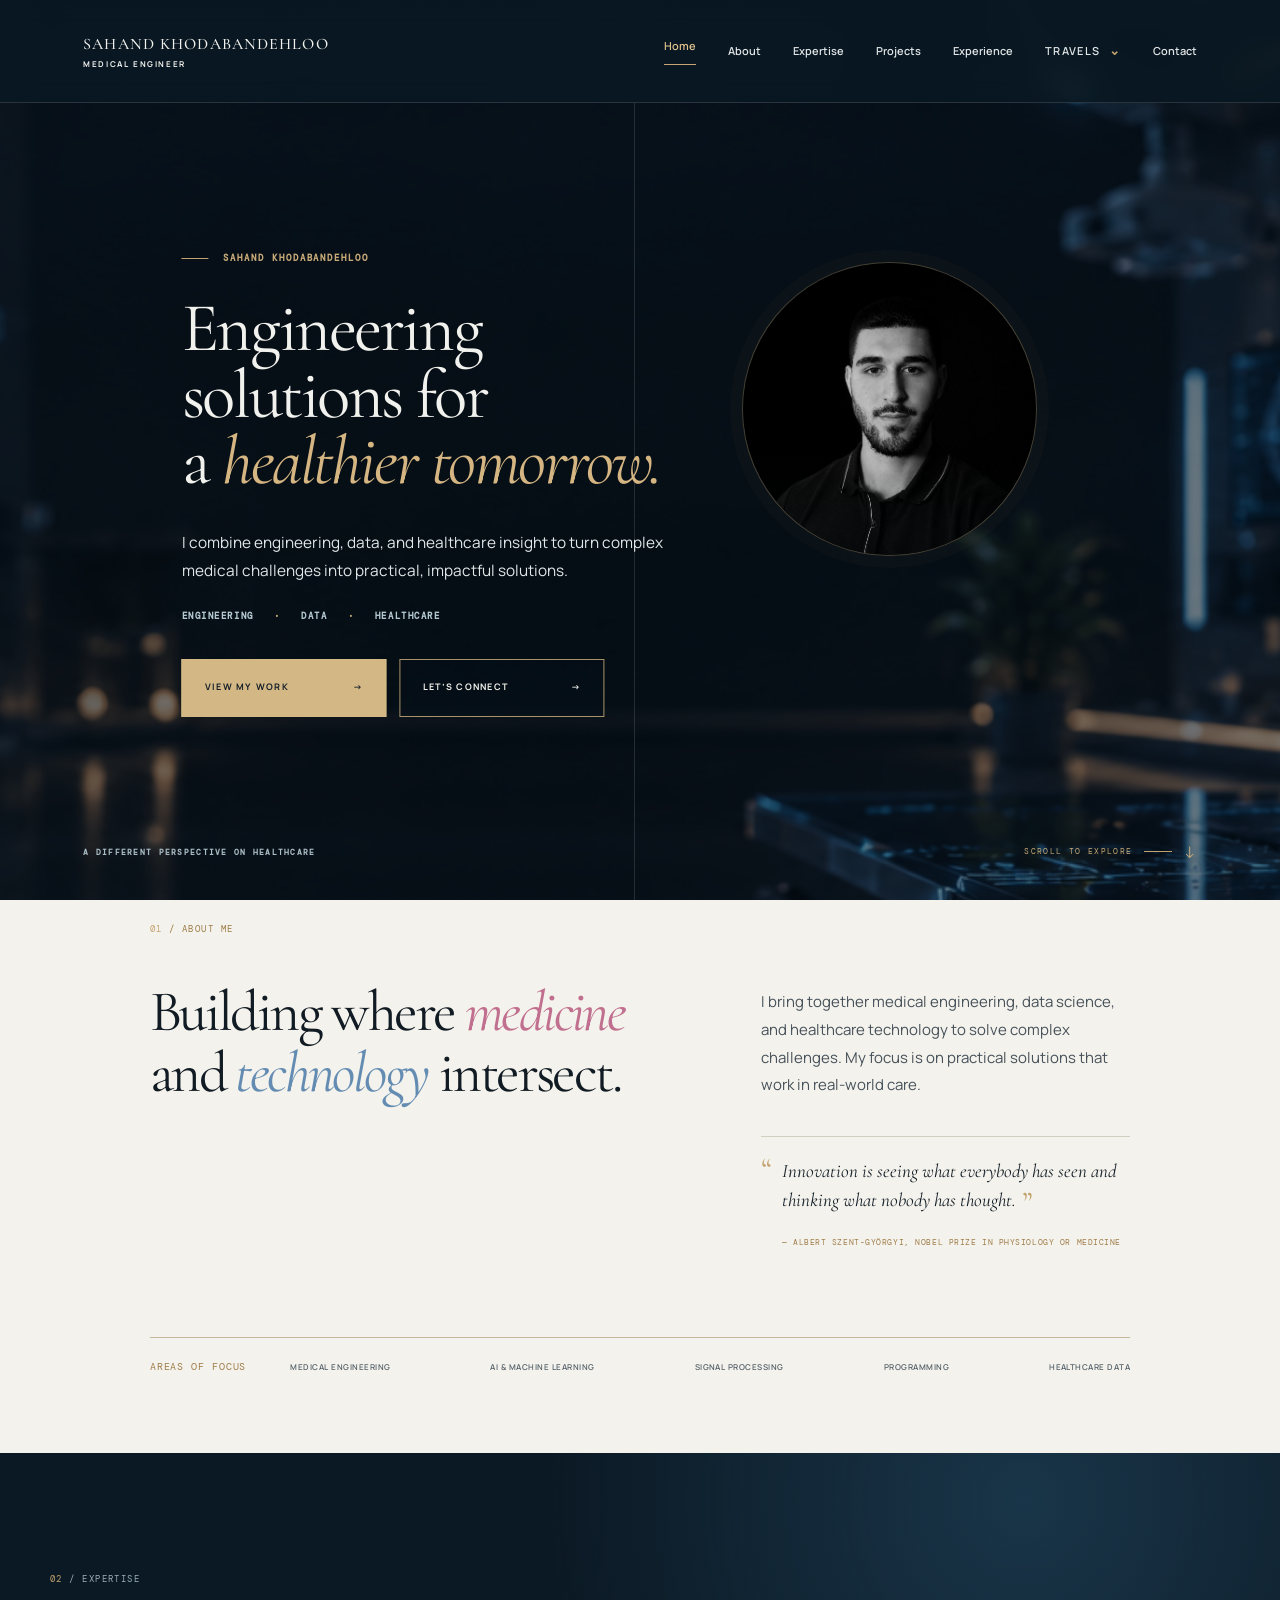
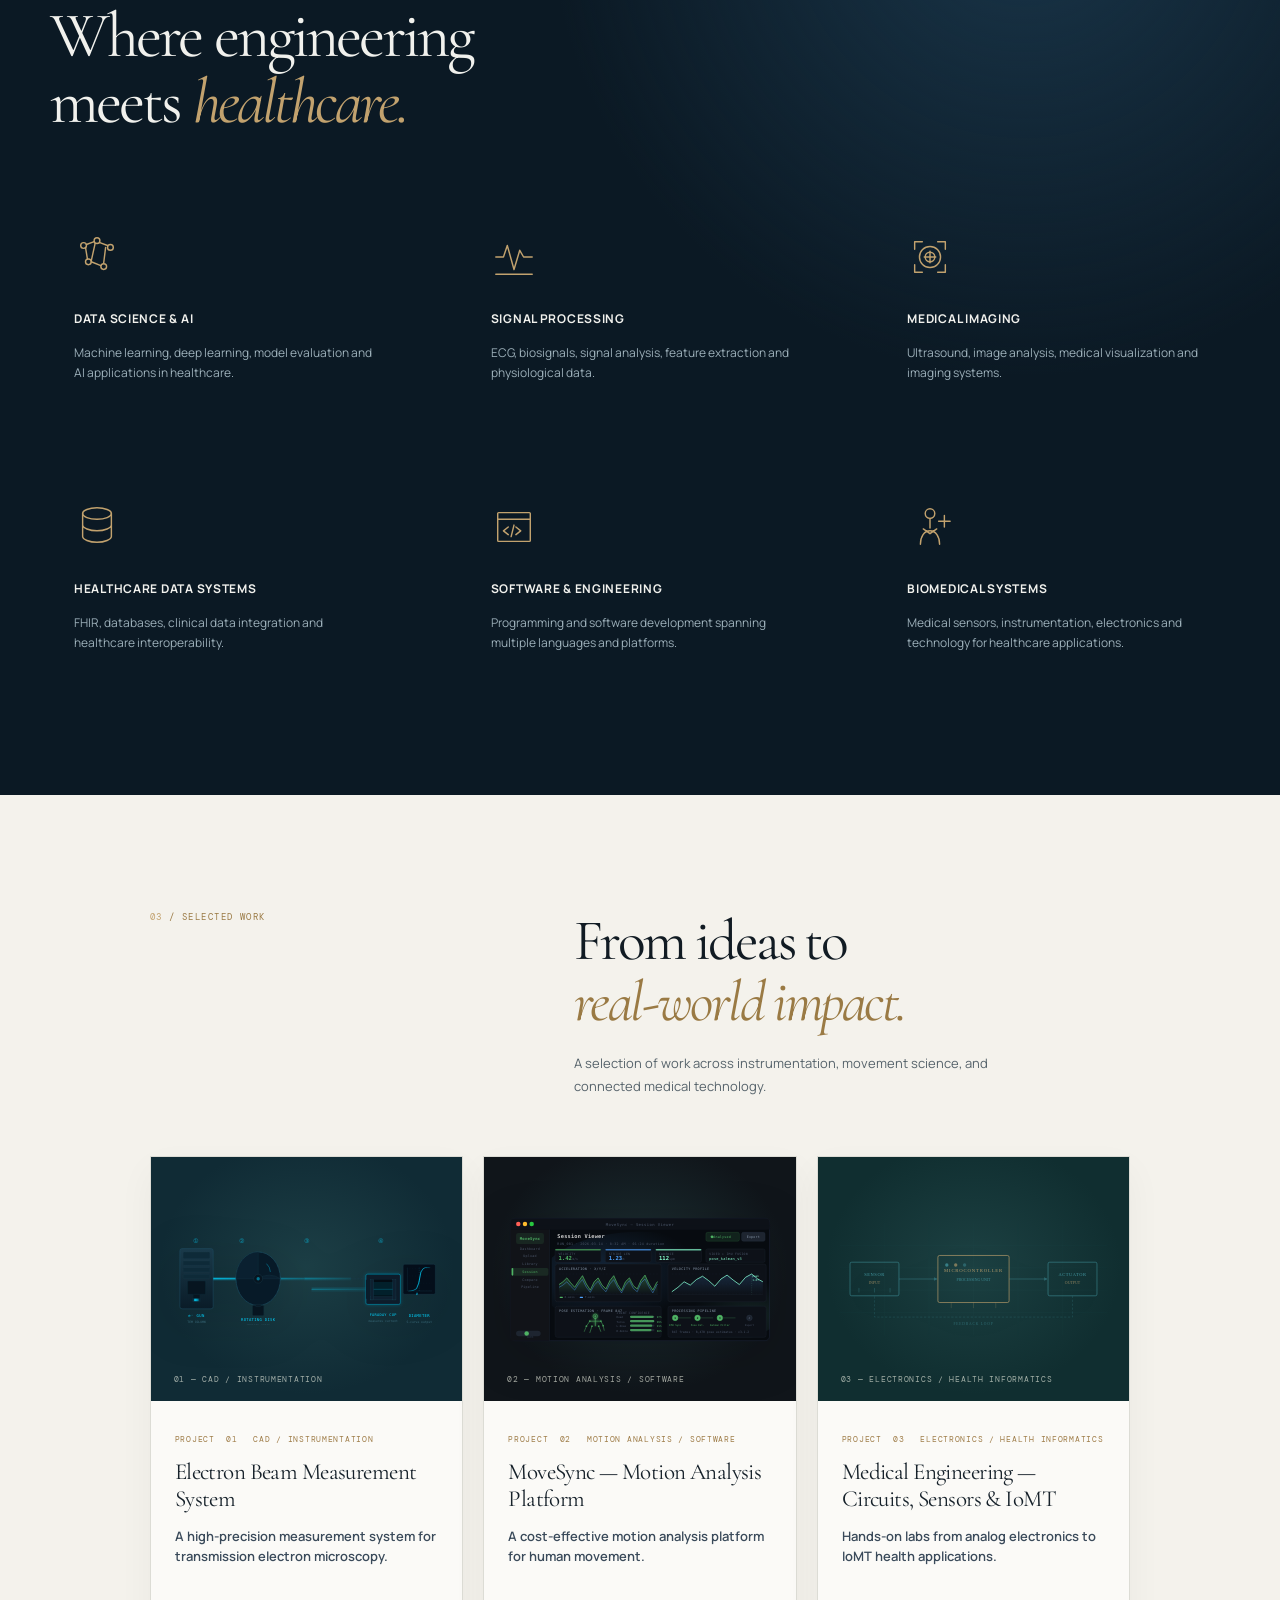
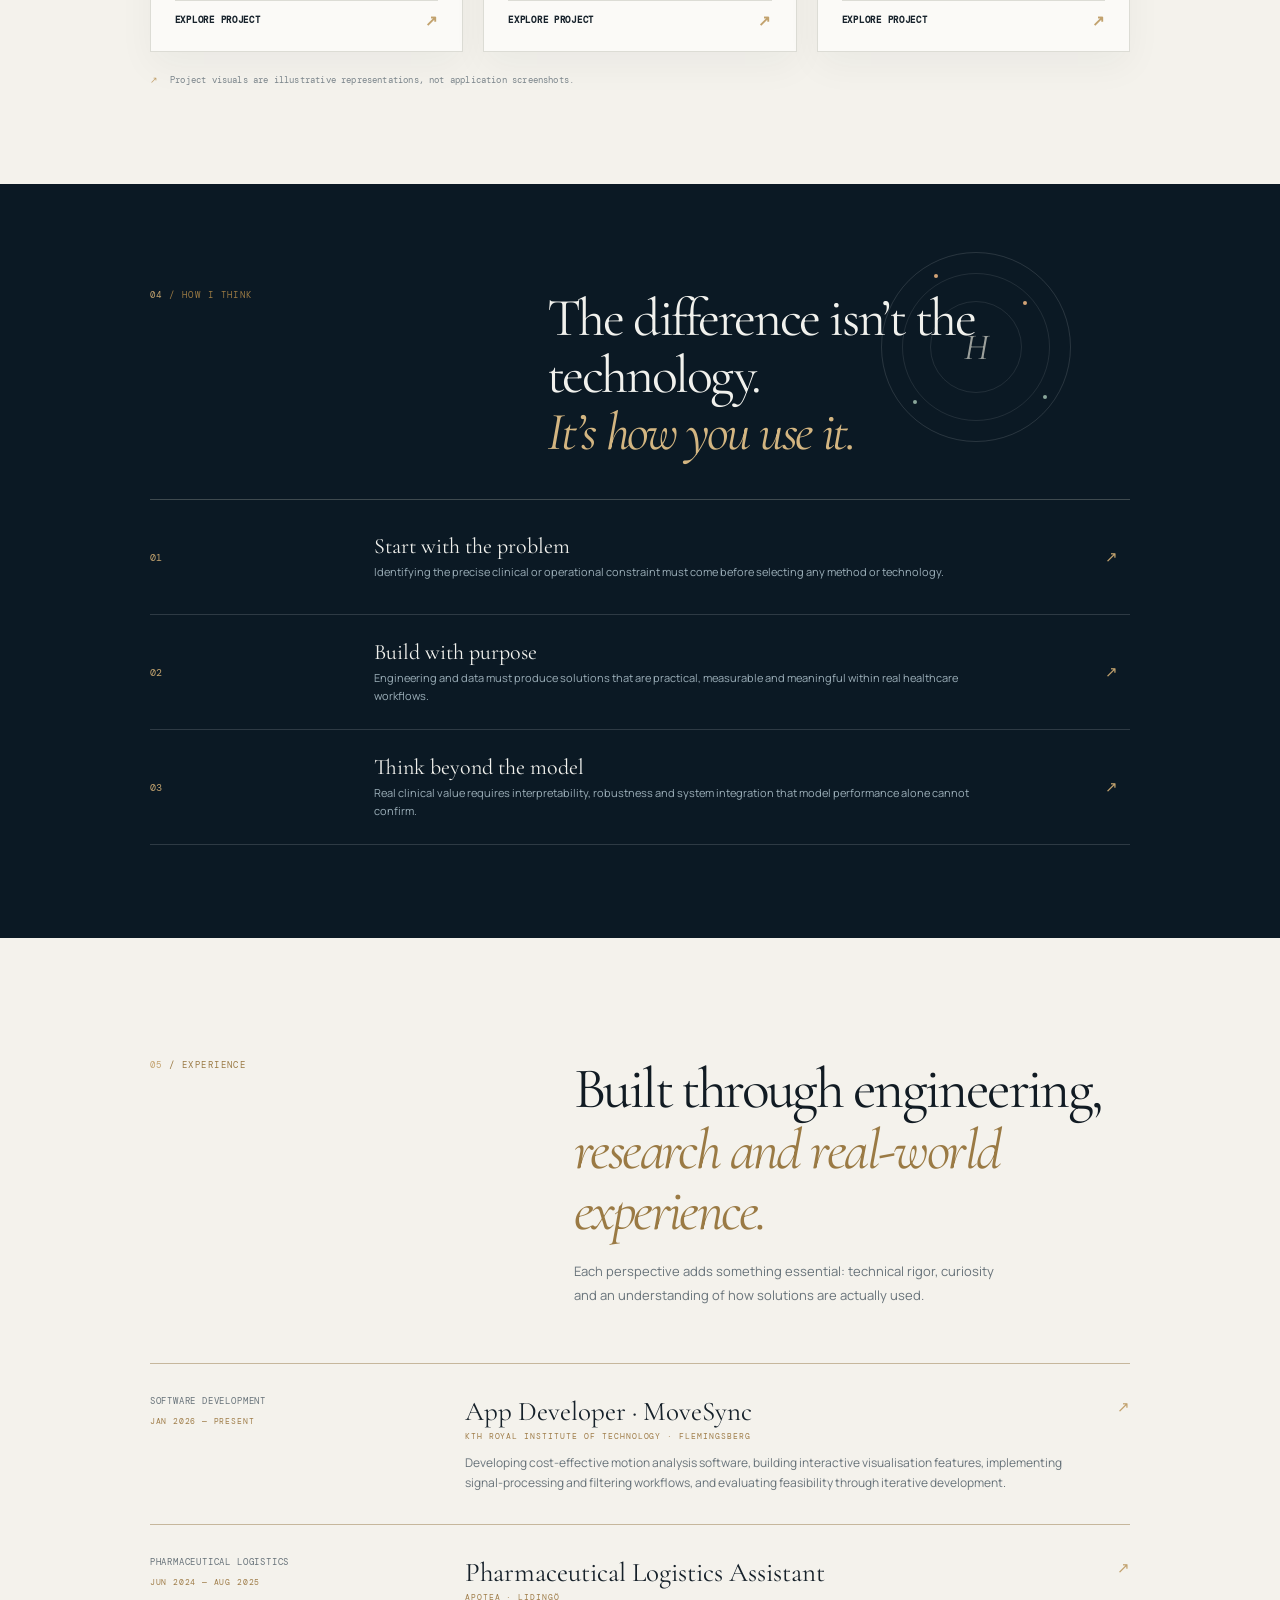
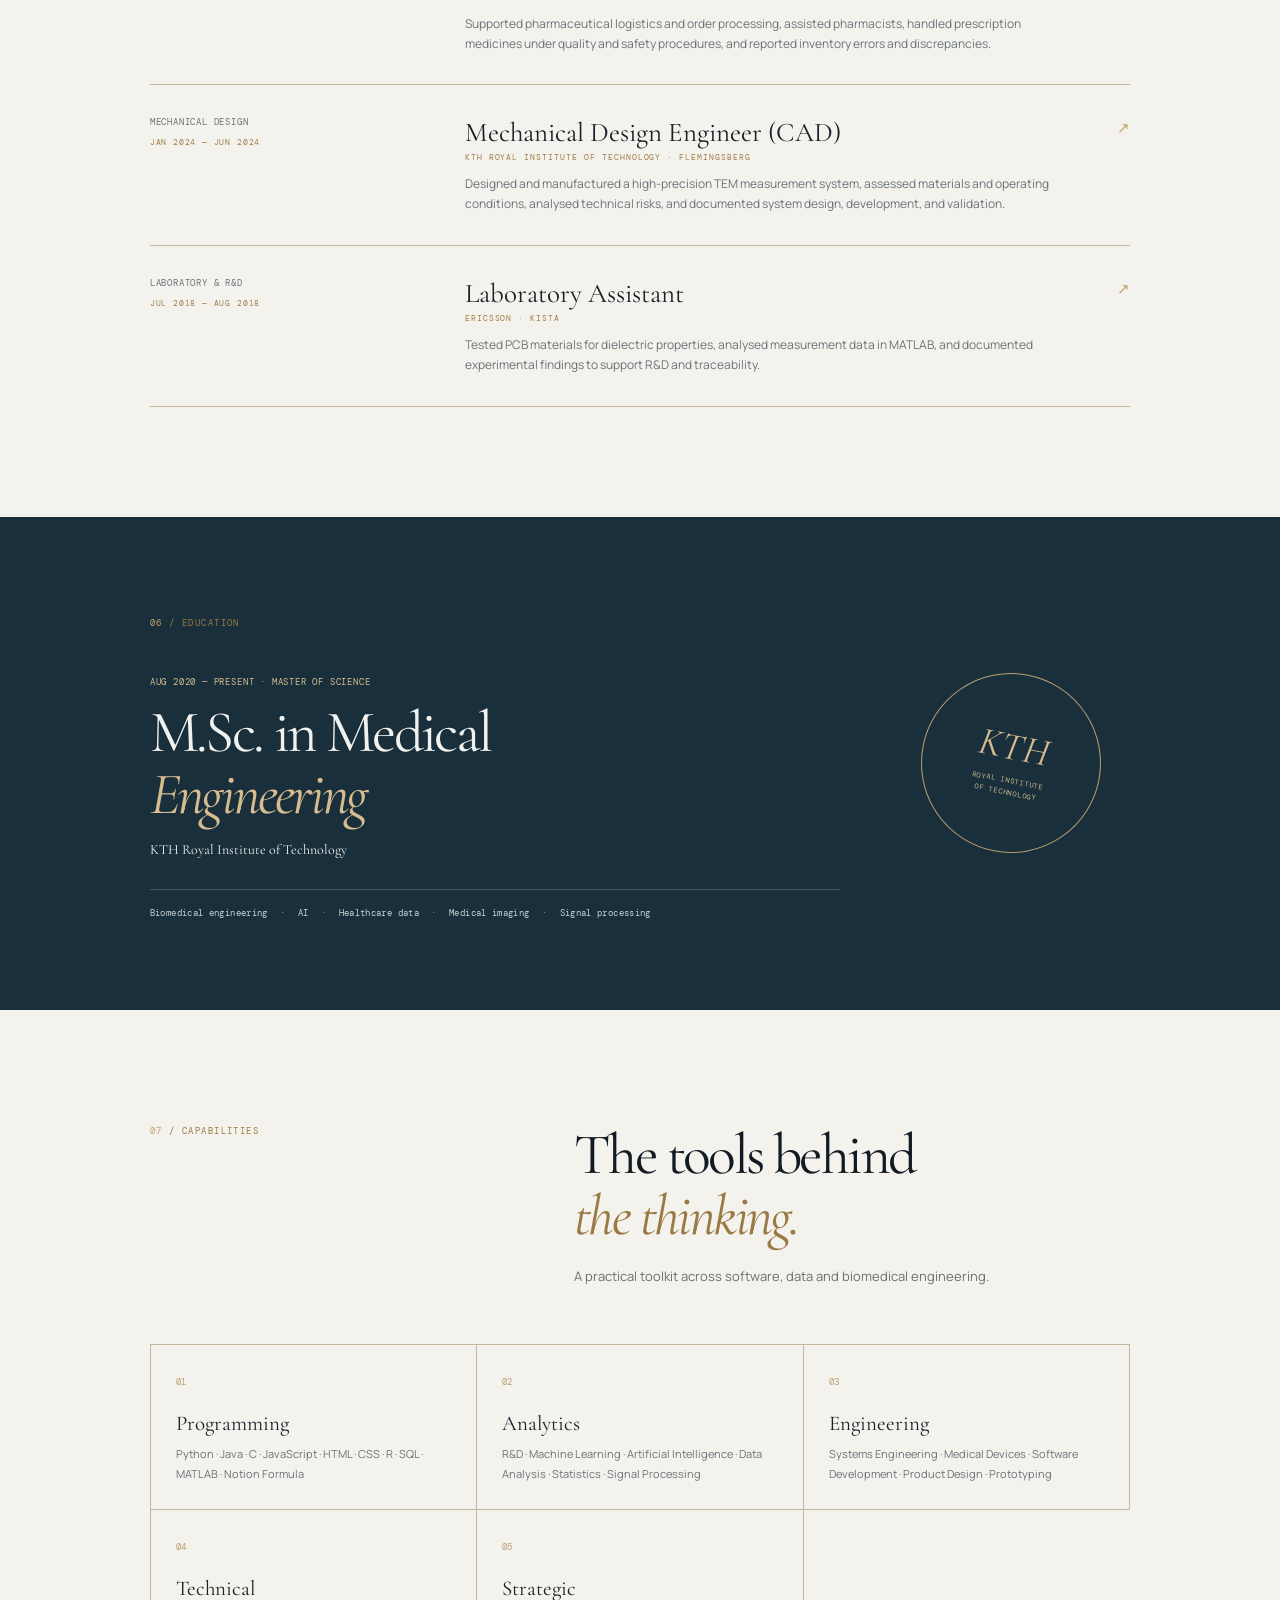
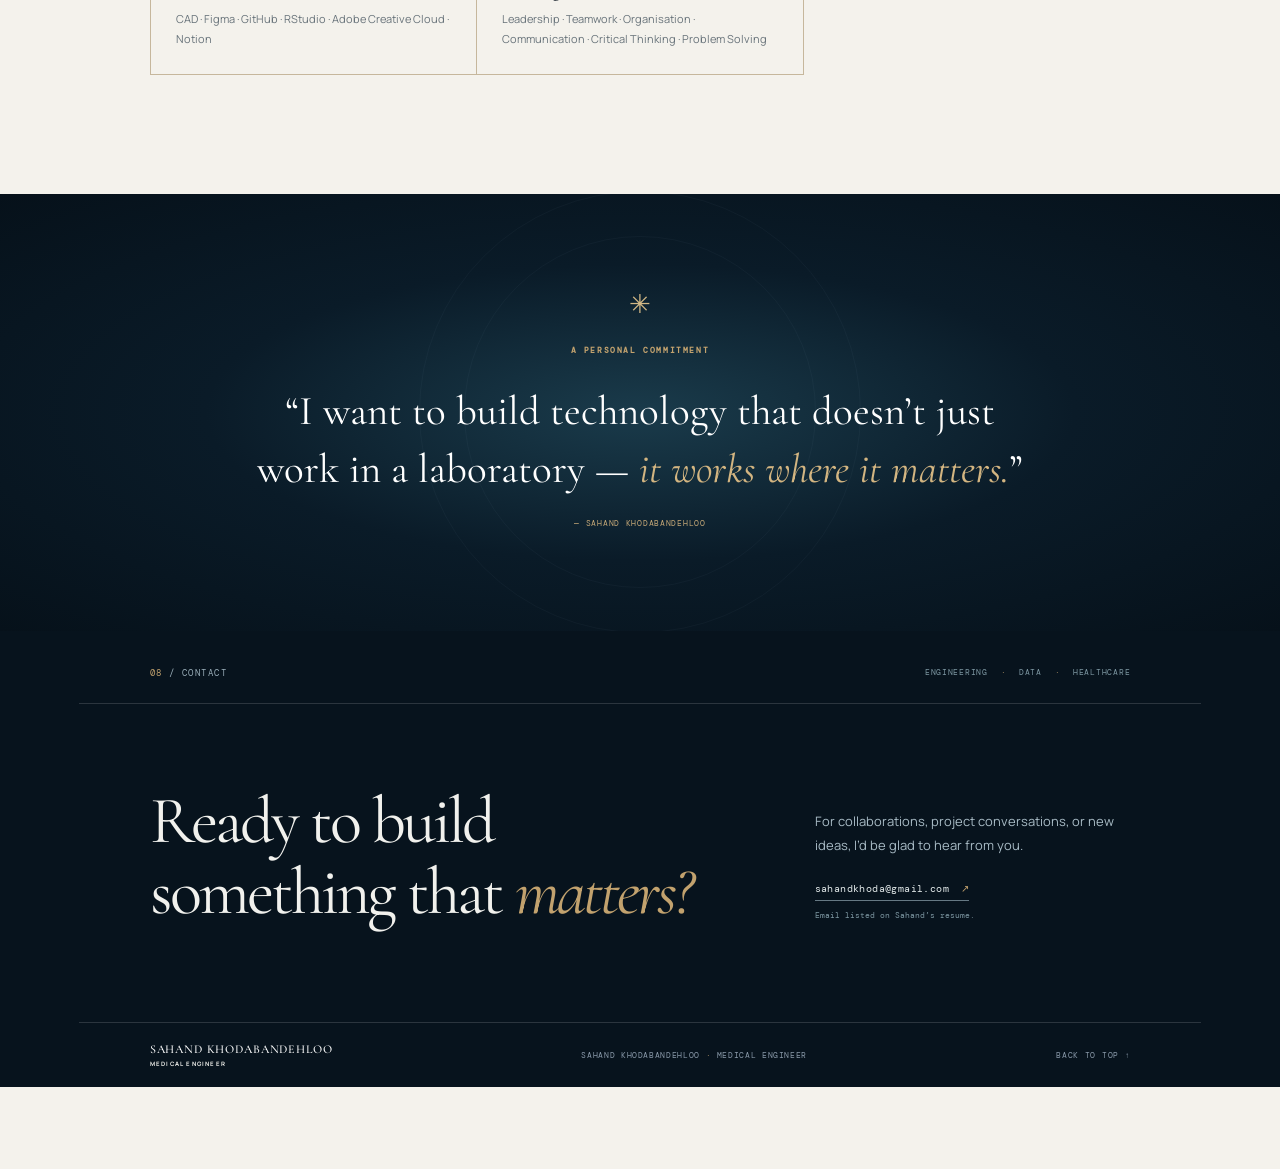
<file: sahand-portfolio/index.html>
<!doctype html>
<html lang="en">
<head>
  <meta charset="utf-8" />
  <meta name="viewport" content="width=device-width, initial-scale=1" />
  <meta name="theme-color" content="#f4f1e9" />
  <meta name="description" content="Sahand Khodabandehloo — Medical engineer working across engineering, data and healthcare." />
  <title>Sahand Khodabandehloo — Medical Engineer</title>
  <link rel="preconnect" href="https://fonts.googleapis.com" />
  <link rel="preconnect" href="https://fonts.gstatic.com" crossorigin />
  <link href="https://fonts.googleapis.com/css2?family=Cormorant+Garamond:ital,wght@0,400;0,500;0,600;1,400;1,500&family=Manrope:wght@400;500;600;700&family=DM+Mono:wght@400;500&display=swap" rel="stylesheet" />
  <link rel="stylesheet" href="styles.css" />
  <link rel="stylesheet" href="interactions.css" />
  <link rel="stylesheet" href="theme.css" />
  <link rel="stylesheet" href="theme-overrides.css" />
  <link rel="stylesheet" href="focus-strip.css" />
  <link rel="stylesheet" href="home-match.css?v=expertise-grid" />
  <link rel="stylesheet" href="expertise-match.css" />
</head>
<body>
  <header class="site-header">
    <a class="wordmark" href="#home" aria-label="Sahand Khodabandehloo, back to home"><span class="brand-name">SAHAND KHODABANDEHLOO</span><span class="brand-subtitle">MEDICAL ENGINEER</span></a>
    <button class="menu-toggle" aria-expanded="false" aria-controls="main-nav" aria-label="Open navigation"><span></span><span></span></button>
    <nav id="main-nav" class="nav" aria-label="Main navigation">
      <a href="#home" class="nav-home">Home</a><a href="#about">About</a><a href="#expertise">Expertise</a><a href="#projects">Projects</a><a href="#experience">Experience</a>
      <details class="nav-travel"><summary>Travels <span>⌄</span></summary><div class="travel-submenu"><a href="https://cat-riff-37567124.figma.site/travels/2026" target="_blank" rel="noreferrer">2026 ↗</a><a href="https://cat-riff-37567124.figma.site/travels/2025" target="_blank" rel="noreferrer">2025 ↗</a></div></details>
      <a href="contact/" class="nav-contact">Contact</a>
    </nav>
  </header>

  <main>
    <section class="hero" id="home">
      <div class="hero-wash"></div>
      <div class="hero-copy">
        <p class="eyebrow"><span class="eyebrow-line"></span> SAHAND KHODABANDEHLOO</p>
        <h1>Engineering<br />solutions for<br /><span class="hero-heading-final"><span class="hero-em-prefix">a </span><em>healthier tomorrow.</em></span></h1>
        <p class="hero-lede">I combine engineering, data, and healthcare insight to turn complex medical challenges into practical, impactful solutions.</p>
        <p class="discipline">ENGINEERING <i>·</i> DATA <i>·</i> HEALTHCARE</p>
        <div class="hero-actions"><a class="button button-dark" href="#projects">View my work <span>→</span></a><a class="text-link" href="contact/">Let’s connect <span>→</span></a></div>
      </div>
      <div class="portrait-wrap">
        <div class="portrait-frame"><img src="assets/sahand-portrait.png" alt="Portrait of Sahand Khodabandehloo" /></div>
      </div>
      <span class="hero-perspective">A DIFFERENT PERSPECTIVE ON HEALTHCARE</span>
      <a class="scroll-cue" href="#about">SCROLL TO EXPLORE <span class="scroll-line"></span><b aria-hidden="true">↓</b></a>
    </section>

    <section class="section about" id="about">
      <div class="section-marker"><span>01</span> / ABOUT ME</div>
      <div class="about-grid">
        <h2>Building where <span class="about-medicine">medicine</span><br />and <span class="about-technology">technology</span> intersect.</h2>
        <div class="about-copy"><p>I bring together medical engineering, data science, and healthcare technology to solve complex challenges. My focus is on practical solutions that work in real-world care.</p><div class="quote"><span class="quote-mark">“</span><p>Innovation is seeing what everybody has seen and thinking what nobody has thought.<span class="quote-mark quote-end">”</span></p><small>— ALBERT SZENT-GYÖRGYI, NOBEL PRIZE IN PHYSIOLOGY OR MEDICINE</small></div></div>
      </div>
      <div class="focus-strip">
        <span>AREAS OF FOCUS</span>
        <div class="focus-topics">
          <span>MEDICAL ENGINEERING</span>
          <span>AI &amp; MACHINE LEARNING</span>
          <span>SIGNAL PROCESSING</span>
          <span>PROGRAMMING</span>
          <span>HEALTHCARE DATA</span>
        </div>
      </div>
    </section>

    <section class="section expertise" id="expertise">
      <div class="section-head"><div class="section-marker"><span>02</span> / EXPERTISE</div><h2>Where engineering<br />meets <em>healthcare.</em></h2></div>
      <div class="expertise-list" id="expertise-list"></div>
    </section>

    <section class="section projects" id="projects">
      <div class="section-head projects-head"><div class="section-marker"><span>03</span> / SELECTED WORK</div><div><h2>From ideas to<br /><em>real-world impact.</em></h2><p class="section-intro">A selection of work across instrumentation, movement science, and connected medical technology.</p></div></div>
      <div class="project-list" id="project-list"></div>
      <p class="visual-note"><span>↗</span> Project visuals are illustrative representations, not application screenshots.</p>
    </section>

    <section class="approach">
      <div class="approach-top"><div class="section-marker light-marker"><span>04</span> / HOW I THINK</div><h2>The difference isn’t the technology.<br /><em>It’s how you use it.</em></h2><div class="approach-orbit" aria-hidden="true"><span></span><span></span><span></span><span></span><b>H</b></div></div>
      <div class="principles" id="principles"></div>
    </section>

    <section class="section experience" id="experience">
      <div class="section-head"><div class="section-marker"><span>05</span> / EXPERIENCE</div><div><h2>Built through engineering,<br /><em>research and real-world experience.</em></h2><p class="section-intro">Each perspective adds something essential: technical rigor, curiosity and an understanding of how solutions are actually used.</p></div></div>
      <div class="experience-list" id="experience-list"></div>
    </section>

    <section class="education" id="education">
      <div class="education-stamp" aria-hidden="true">KTH<br /><span>ROYAL INSTITUTE<br />OF TECHNOLOGY</span></div>
      <div class="education-inner"><div class="section-marker light-marker"><span>06</span> / EDUCATION</div><p class="education-kicker">MASTER OF SCIENCE</p><h2>M.Sc. in Medical<br /><em>Engineering</em></h2><p class="education-school">KTH Royal Institute of Technology</p><div class="education-focus">Biomedical engineering <i>·</i> AI <i>·</i> Healthcare data <i>·</i> Medical imaging <i>·</i> Signal processing</div></div>
    </section>

    <section class="section capabilities" id="capabilities">
      <div class="section-head"><div class="section-marker"><span>07</span> / CAPABILITIES</div><div><h2>The tools behind<br /><em>the thinking.</em></h2><p class="section-intro">A practical toolkit across software, data and biomedical engineering.</p></div></div>
      <div class="capability-grid" id="capability-grid"></div>
    </section>

    <section class="commitment"><div class="commitment-symbol" aria-hidden="true">✳</div><p class="eyebrow">A PERSONAL COMMITMENT</p><blockquote>“I want to build technology that doesn’t just work in a laboratory — <em>it works where it matters.</em>”</blockquote><p class="commitment-credit">— SAHAND KHODABANDEHLOO</p></section>

    <section class="contact" id="contact"><div class="contact-top"><div class="section-marker"><span>08</span> / CONTACT</div><span class="contact-coordinate">ENGINEERING <i>·</i> DATA <i>·</i> HEALTHCARE</span></div><div class="contact-body"><h2>Ready to build<br />something that <em>matters?</em></h2><div class="contact-cta"><p>For collaborations, project conversations, or new ideas, I’d be glad to hear from you.</p><span class="contact-missing">Add preferred email address</span><span class="missing-note">Contact details weren’t included in the reference.</span></div></div><footer><a class="wordmark footer-mark" href="#home"><span class="brand-name">SAHAND KHODABANDEHLOO</span><span class="brand-subtitle">MEDICAL ENGINEER</span></a><span>SAHAND KHODABANDEHLOO <i>·</i> MEDICAL ENGINEER</span><a href="#home" class="back-top">BACK TO TOP ↑</a></footer></section>
  </main>
  <script src="content.js"></script><script src="app.js?v=expertise-grid"></script>
</body>
</html>
</file>
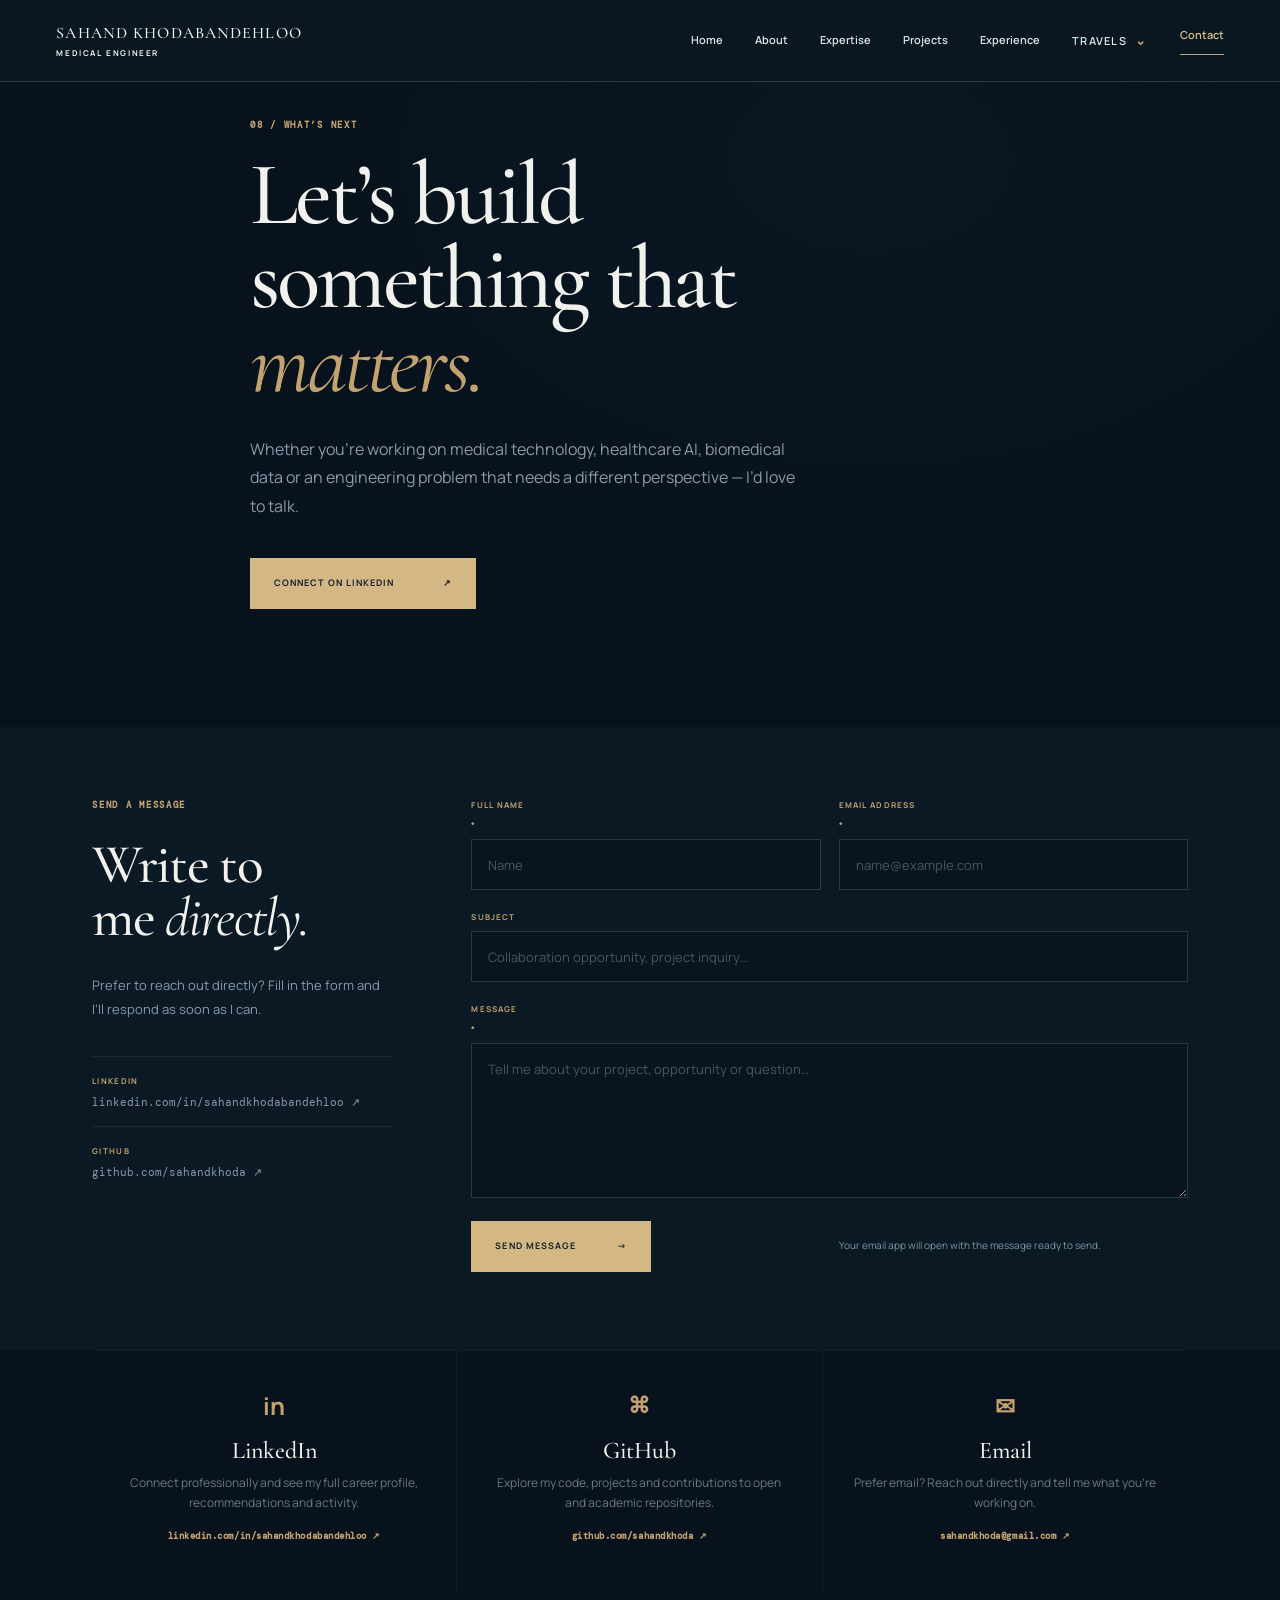
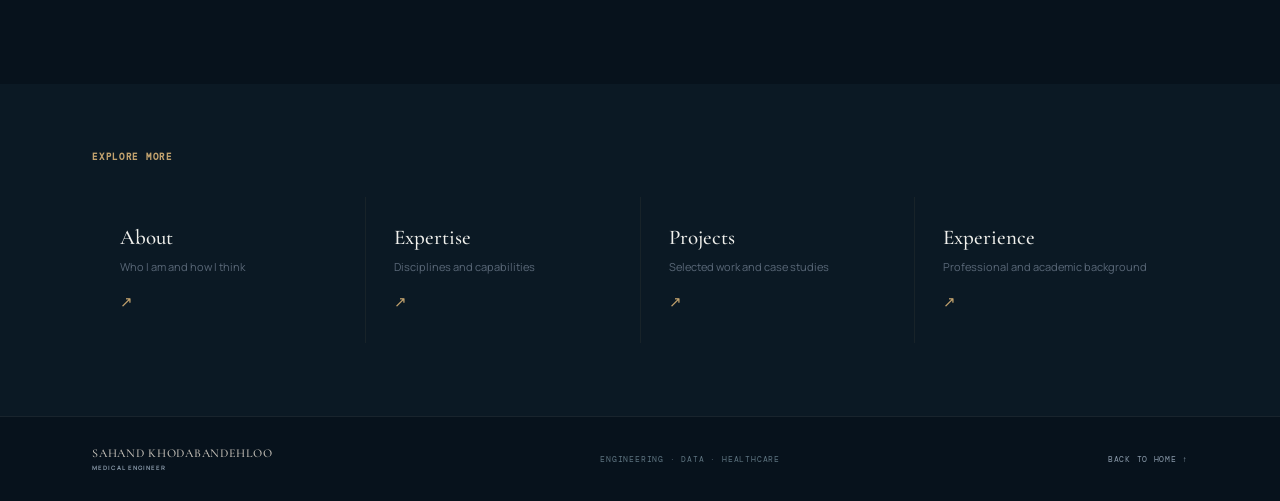
<file: sahand-portfolio/contact/index.html>
<!doctype html>
<html lang="en">
<head>
  <meta charset="utf-8" />
  <meta name="viewport" content="width=device-width, initial-scale=1" />
  <meta name="theme-color" content="#07121c" />
  <meta name="description" content="Get in touch with Sahand Khodabandehloo about medical engineering, healthcare technology and collaboration." />
  <title>Contact — Sahand Khodabandehloo</title>
  <link rel="preconnect" href="https://fonts.googleapis.com" />
  <link rel="preconnect" href="https://fonts.gstatic.com" crossorigin />
  <link href="https://fonts.googleapis.com/css2?family=Cormorant+Garamond:ital,wght@0,400;0,500;0,600;1,400;1,500&family=Manrope:wght@400;500;600;700&family=DM+Mono:wght@400;500&display=swap" rel="stylesheet" />
  <link rel="stylesheet" href="../styles.css" />
  <link rel="stylesheet" href="../interactions.css" />
  <link rel="stylesheet" href="../theme.css" />
  <link rel="stylesheet" href="../theme-overrides.css" />
  <link rel="stylesheet" href="contact-page.css" />
  <link rel="stylesheet" href="contact-overrides.css" />
</head>
<body class="contact-page">
  <header class="site-header">
    <a class="wordmark" href="../#home" aria-label="Sahand Khodabandehloo, back to home"><span class="brand-name">SAHAND KHODABANDEHLOO</span><span class="brand-subtitle">MEDICAL ENGINEER</span></a>
    <button class="menu-toggle" aria-expanded="false" aria-controls="main-nav" aria-label="Open navigation"><span></span><span></span></button>
    <nav id="main-nav" class="nav" aria-label="Main navigation">
      <a href="../#home">Home</a><a href="../#about">About</a><a href="../#expertise">Expertise</a><a href="../#projects">Projects</a><a href="../#experience">Experience</a>
      <details class="nav-travel"><summary>Travels <span>⌄</span></summary><div class="travel-submenu"><a href="https://cat-riff-37567124.figma.site/travels/2026" target="_blank" rel="noreferrer">2026 ↗</a><a href="https://cat-riff-37567124.figma.site/travels/2025" target="_blank" rel="noreferrer">2025 ↗</a></div></details>
      <a href="./" class="nav-contact" aria-current="location">Contact</a>
    </nav>
  </header>
  <main class="contact-page-main">
    <section class="contact-hero-page">
      <div class="contact-hero-inner">
        <p class="eyebrow">08 / WHAT’S NEXT</p>
        <h1>Let’s build<br />something that<br /><em>matters.</em></h1>
        <p class="contact-hero-sub">Whether you’re working on medical technology, healthcare AI, biomedical data or an engineering problem that needs a different perspective — I’d love to talk.</p>
        <a class="button button-gold" href="https://linkedin.com/in/sahandkhodabandehloo/" target="_blank" rel="noreferrer">Connect on LinkedIn <span>↗</span></a>
      </div>
    </section>
    <section class="contact-form-section" id="send-message">
      <div class="contact-form-intro">
        <p class="eyebrow">SEND A MESSAGE</p><h2>Write to<br />me <em>directly.</em></h2>
        <p class="contact-form-desc">Prefer to reach out directly? Fill in the form and I’ll respond as soon as I can.</p>
        <div class="contact-aside-item"><span>LINKEDIN</span><a href="https://linkedin.com/in/sahandkhodabandehloo/" target="_blank" rel="noreferrer">linkedin.com/in/sahandkhodabandehloo ↗</a></div>
        <div class="contact-aside-item"><span>GITHUB</span><a href="https://github.com/sahandkhoda" target="_blank" rel="noreferrer">github.com/sahandkhoda ↗</a></div>
      </div>
      <form class="message-form" id="message-form">
        <label>FULL NAME <b>*</b><input name="name" autocomplete="name" placeholder="Name" required /></label>
        <label>EMAIL ADDRESS <b>*</b><input name="email" type="email" autocomplete="email" placeholder="name@example.com" required /></label>
        <label class="form-wide">SUBJECT<input name="subject" placeholder="Collaboration opportunity, project inquiry…" /></label>
        <label class="form-wide">MESSAGE <b>*</b><textarea name="message" placeholder="Tell me about your project, opportunity or question…" required></textarea></label>
        <button class="button button-gold form-submit" type="submit">Send message <span>→</span></button>
        <p class="form-note">Your email app will open with the message ready to send.</p>
      </form>
    </section>
    <section class="contact-links" aria-label="Contact options">
      <article class="contact-link-card"><span class="contact-icon linkedin-icon" aria-hidden="true">in</span><h3>LinkedIn</h3><p>Connect professionally and see my full career profile, recommendations and activity.</p><a href="https://linkedin.com/in/sahandkhodabandehloo/" target="_blank" rel="noreferrer">linkedin.com/in/sahandkhodabandehloo ↗</a></article>
      <article class="contact-link-card"><span class="contact-icon github-icon" aria-hidden="true">⌘</span><h3>GitHub</h3><p>Explore my code, projects and contributions to open and academic repositories.</p><a href="https://github.com/sahandkhoda" target="_blank" rel="noreferrer">github.com/sahandkhoda ↗</a></article>
      <article class="contact-link-card"><span class="contact-icon email-icon" aria-hidden="true">✉</span><h3>Email</h3><p>Prefer email? Reach out directly and tell me what you’re working on.</p><a href="mailto:sahandkhoda@gmail.com">sahandkhoda@gmail.com ↗</a></article>
    </section>
    <section class="contact-explore"><p class="eyebrow">EXPLORE MORE</p><div class="contact-explore-grid">
      <a class="contact-explore-card" href="../#about"><h4>About</h4><p>Who I am and how I think</p><span>↗</span></a>
      <a class="contact-explore-card" href="../#expertise"><h4>Expertise</h4><p>Disciplines and capabilities</p><span>↗</span></a>
      <a class="contact-explore-card" href="../#projects"><h4>Projects</h4><p>Selected work and case studies</p><span>↗</span></a>
      <a class="contact-explore-card" href="../#experience"><h4>Experience</h4><p>Professional and academic background</p><span>↗</span></a>
    </div></section>
  </main>
  <footer class="contact-footer"><a class="wordmark" href="../#home"><span class="brand-name">SAHAND KHODABANDEHLOO</span><span class="brand-subtitle">MEDICAL ENGINEER</span></a><span>ENGINEERING · DATA · HEALTHCARE</span><a class="back-top" href="../#home">BACK TO HOME ↑</a></footer>
  <script src="contact.js"></script>
</body>
</html>
</file>
<file: sahand-portfolio/styles.css>
:root{--paper:#f4f1e9;--paper2:#ebe7dc;--ink:#173c3b;--ink2:#315454;--muted:#75817a;--line:#cbd0c5;--accent:#b6724b;--sage:#dce4d9;--white:#fbfaf6;--serif:"Playfair Display",Georgia,serif;--sans:"DM Sans",Arial,sans-serif;--mono:"DM Mono",monospace}*{box-sizing:border-box}html{scroll-behavior:smooth;scroll-padding-top:82px}body{margin:0;background:var(--paper);color:var(--ink);font-family:var(--sans);font-size:15px;line-height:1.65;-webkit-font-smoothing:antialiased}a{color:inherit;text-decoration:none}button{font:inherit;color:inherit}.site-header{height:80px;padding:0 6.2vw;display:flex;align-items:center;justify-content:space-between;border-bottom:1px solid rgba(23,60,59,.11);position:absolute;inset:0 0 auto;z-index:10}.wordmark{font:500 23px var(--serif);letter-spacing:-1px}.wordmark span,.period{color:var(--accent)}.nav{display:flex;gap:clamp(20px,3vw,46px);align-items:center;font-size:11px;letter-spacing:.08em;text-transform:uppercase}.nav a{transition:color .2s}.nav a:hover,.text-link:hover{color:var(--accent)}.nav-contact{border-left:1px solid var(--line);padding-left:30px}.nav-contact span{margin-left:8px;color:var(--accent)}.menu-toggle{display:none}.hero{min-height:720px;height:min(820px,100svh);position:relative;overflow:hidden;display:grid;grid-template-columns:1.05fr .95fr;padding:155px 11.7vw 92px;align-items:center}.hero-wash{position:absolute;right:-6%;top:4%;width:65%;height:100%;background:radial-gradient(ellipse at center,#e8e8dc 0%,rgba(232,232,220,.2) 65%,transparent 75%);pointer-events:none}.hero-copy{position:relative;z-index:2;max-width:610px;padding:0 0 22px}.eyebrow,.section-marker,.discipline,.visual-label,.project-meta,.experience-type,.organization,.education-kicker,.commitment-credit,.contact-coordinate,.missing-note,.contact-missing,.back-top,.scroll-cue,.hero-side-label,.portrait-index,.portrait-note,.focus-strip>span{font:10px var(--mono);letter-spacing:.09em}.eyebrow{color:#526765;display:flex;gap:12px;align-items:center;margin:0 0 27px}.status-dot{width:7px;height:7px;border-radius:50%;background:#7f9c80;box-shadow:0 0 0 4px rgba(127,156,128,.15)}.eyebrow-sep{color:#b1b6a9}.hero h1,.section h2,.approach h2,.education h2,.contact h2{font:400 clamp(48px,5.8vw,82px)/1.06 var(--serif);letter-spacing:-.045em;margin:0}.hero h1 em,.section h2 em,.approach h2 em,.education h2 em,.contact h2 em{font-weight:400;color:var(--accent)}.hero-lede{max-width:440px;font-size:16px;line-height:1.8;color:#516461;margin:27px 0 19px}.discipline{font-size:9px;color:#89918a}.discipline i,.focus-strip i,.education-focus i,.contact-coordinate i{color:var(--accent);font-style:normal;padding:0 7px}.hero-actions{display:flex;align-items:center;gap:29px;margin-top:35px}.button{display:inline-flex;gap:23px;align-items:center;padding:14px 18px;font-size:10px;letter-spacing:.07em;text-transform:uppercase}.button-dark{background:var(--ink);color:var(--white);transition:background .2s,transform .2s}.button-dark:hover{background:#285452;transform:translateY(-2px)}.button span,.text-link span{color:#c9885c}.text-link{font-size:11px;letter-spacing:.07em;text-transform:uppercase}.portrait-wrap{position:relative;width:min(100%,450px);justify-self:center;z-index:1;margin-left:2vw}.portrait-frame{width:100%;height:min(59vh,535px);min-height:360px;overflow:hidden;background:#dad8cc;position:relative;box-shadow:18px 18px 0 rgba(36,72,67,.08)}.portrait-frame:after{content:"";position:absolute;inset:0;background:linear-gradient(180deg,transparent 65%,rgba(13,38,36,.22))}.portrait-frame img{width:100%;height:100%;object-fit:cover;object-position:center 42%;filter:saturate(.77)}.portrait-note{position:absolute;bottom:38px;left:-73px;display:flex;align-items:center;gap:13px;font-size:8px;line-height:1.8;color:var(--ink)}.note-line{width:40px;height:1px;background:var(--accent)}.portrait-index{position:absolute;right:-42px;bottom:4px;color:#78877e;font-size:8px}.scroll-cue{position:absolute;bottom:31px;left:6.2vw;display:flex;gap:13px;align-items:center;font-size:8px;color:#72817b}.scroll-line{height:1px;width:44px;background:var(--accent)}.hero-side-label{position:absolute;right:2vw;top:52%;writing-mode:vertical-rl;transform:rotate(180deg);color:#89948a;font-size:8px;letter-spacing:.17em}.section{padding:120px 11.7vw}.section-marker{font-size:9px;color:#78847a;white-space:nowrap}.section-marker span{color:var(--accent)}.about{background:var(--white);padding-top:105px;padding-bottom:80px}.about-grid{display:grid;grid-template-columns:1fr .72fr;gap:10%;margin:47px 0 84px}.about h2,.section h2{font-size:clamp(40px,4.5vw,65px)}.about-copy>p{margin:6px 0 37px;max-width:500px;line-height:1.85;color:#526460}.quote{border-top:1px solid var(--line);padding:20px 0 0 21px;position:relative}.quote-mark{position:absolute;top:12px;left:0;font:32px var(--serif);color:var(--accent)}.quote p{font:italic 19px/1.5 var(--serif);margin:0 0 14px;max-width:410px}.quote small{font:8px var(--mono);letter-spacing:.07em;color:#858e85}.focus-strip{border-top:1px solid var(--line);padding-top:22px;display:flex;gap:44px;font:9px var(--mono);letter-spacing:.055em;color:#53635e;align-items:center}.focus-strip>span{color:#93998e;white-space:nowrap}.expertise{padding-top:114px;padding-bottom:120px}.section-head{display:grid;grid-template-columns:.78fr 1.22fr;gap:7%;margin-bottom:54px}.section-head h2{margin:0}.expertise-list{border-top:1px solid var(--line)}.expertise-item{display:grid;grid-template-columns:.55fr 1fr 1.3fr 25px;align-items:center;gap:20px;min-height:92px;border-bottom:1px solid var(--line);transition:padding .25s,background .25s}.expertise-item:hover{padding:0 15px;background:rgba(255,255,255,.44)}.item-number{font:9px var(--mono);color:#9a9f92}.item-number i{font-style:normal;color:#b2b5ab}.expertise-item h3{font:500 13px var(--sans);letter-spacing:.04em;margin:0}.expertise-item p{font-size:12px;color:#66736d;margin:0;max-width:425px}.item-arrow{color:var(--accent);font-size:17px}.projects{background:var(--paper2);padding-top:116px;padding-bottom:98px}.projects-head{margin-bottom:58px}.section-intro{font-size:13px;color:#65736c;line-height:1.8;max-width:440px;margin:18px 0 0}.project-list{display:grid;gap:25px}.project-card{display:grid;grid-template-columns:1fr 1fr;min-height:355px;background:var(--white)}.project-card:nth-child(even){grid-template-columns:1fr 1fr}.project-card:nth-child(even) .project-visual{order:2}.project-visual{position:relative;min-height:355px;background:#102b35;display:flex;align-items:center;justify-content:center;overflow:hidden;padding:36px}.project-visual:before{content:"";position:absolute;inset:0;background:radial-gradient(ellipse at 50% 45%,rgba(52,101,102,.34),transparent 67%)}.project-visual img{position:relative;width:100%;max-width:535px;max-height:265px;object-fit:contain;filter:drop-shadow(0 12px 25px rgba(0,0,0,.15))}.project-2 .project-visual{background:#10151a}.project-3 .project-visual{background:#102e30}.visual-label{position:absolute;left:23px;bottom:17px;color:rgba(240,242,229,.65);font-size:8px}.project-copy{padding:43px 8% 34px;align-self:center}.project-meta{font-size:8px;color:#858d82}.project-meta i{font-style:normal;color:var(--accent);margin-left:10px}.project-copy h3{font:400 clamp(25px,2.4vw,35px)/1.2 var(--serif);margin:15px 0 12px;letter-spacing:-.025em}.project-lead{font-size:13px;font-weight:600;color:#52645f;line-height:1.55;margin:0 0 13px}.project-details{display:grid;grid-template-rows:0fr;transition:grid-template-rows .35s ease;overflow:hidden}.project-details>p{min-height:0;opacity:0;margin:0;color:#66746d;font-size:12px;line-height:1.75;transition:opacity .3s}.project-toggle[aria-expanded=true]~.project-details{grid-template-rows:1fr}.project-toggle[aria-expanded=true]~.project-details>p{opacity:1;margin:0 0 14px}.tag-list{display:flex;flex-wrap:wrap;gap:6px;padding-bottom:6px;opacity:0;transition:opacity .3s}.project-toggle[aria-expanded=true]~.project-details .tag-list{opacity:1}.tag-list span{font:8px var(--mono);border:1px solid #d4d8cf;padding:4px 8px;color:#6f7b73}.project-toggle{padding:13px 0 0;background:none;border:0;border-top:1px solid #d5d8cf;display:flex;justify-content:space-between;width:100%;font:9px var(--mono);letter-spacing:.08em;margin-top:21px;cursor:pointer}.project-toggle span{color:var(--accent);font-size:15px;line-height:1}.visual-note{font:9px var(--mono);color:#7c867c;letter-spacing:.02em;margin:22px 0 0}.visual-note span{color:var(--accent);padding-right:7px}.approach{background:#163b3a;color:#f6f3e9;padding:105px 11.7vw 93px;position:relative;overflow:hidden}.approach-top{display:grid;grid-template-columns:.72fr 1.28fr;gap:7%;align-items:start;position:relative;min-height:210px}.light-marker{color:rgba(245,244,231,.58)}.approach h2{font-size:clamp(38px,4.2vw,59px);position:relative;z-index:1}.approach h2 em{color:#d9a276}.approach-orbit{position:absolute;right:6%;top:-37px;width:190px;height:190px;border:1px solid rgba(199,214,193,.19);border-radius:50%;display:grid;place-items:center}.approach-orbit:before,.approach-orbit:after{content:"";position:absolute;border:1px solid rgba(199,214,193,.12);border-radius:50%;inset:20px}.approach-orbit:after{inset:48px}.approach-orbit span{position:absolute;width:4px;height:4px;background:#d2a376;border-radius:50%;top:21px;left:52px}.approach-orbit span:nth-child(2){top:auto;left:auto;bottom:42px;right:23px;background:#89a69a}.approach-orbit span:nth-child(3){top:auto;left:31px;bottom:37px;background:#89a69a}.approach-orbit span:nth-child(4){top:48px;left:auto;right:43px;background:#d2a376}.approach-orbit b{font:italic 37px var(--serif);color:rgba(245,244,231,.62)}.principles{border-top:1px solid rgba(245,244,231,.22)}.principle{min-height:115px;border-bottom:1px solid rgba(245,244,231,.22);display:grid;grid-template-columns:.55fr 1.9fr 25px;align-items:center;gap:18px}.principle>span{font:10px var(--mono);color:#d29a70}.principle h3{font:400 22px var(--serif);margin:0 0 4px}.principle p{font-size:11px;color:rgba(245,244,231,.66);margin:0;max-width:620px}.principle b{font-weight:400;color:#d29a70}.experience{padding-top:121px;padding-bottom:110px}.experience .section-head{margin-bottom:56px}.experience-list{border-top:1px solid var(--line)}.experience-item{display:grid;grid-template-columns:.8fr 1.7fr 30px;gap:30px;border-bottom:1px solid var(--line);padding:31px 0;align-items:start}.experience-type{font-size:9px;color:#77837a}.experience-type span{display:block;color:var(--accent);font-size:8px;margin-top:9px}.experience-content h3{font:400 27px var(--serif);margin:0 0 3px}.organization{font-size:8px;color:#9a704f;letter-spacing:.12em;margin:0 0 12px}.experience-content>p:last-child{font-size:12px;color:#66736c;margin:0;max-width:600px}.experience-arrow{justify-self:end;color:var(--accent)}.education{background:#1c4543;color:var(--paper);padding:100px 11.7vw 91px;position:relative;overflow:hidden}.education-inner{position:relative;z-index:1}.education-stamp{position:absolute;right:14%;top:50%;transform:translateY(-50%) rotate(11deg);width:180px;height:180px;border:1px solid rgba(234,229,209,.25);border-radius:50%;display:grid;place-content:center;text-align:center;font:italic 39px var(--serif);line-height:.95;color:rgba(234,229,209,.4)}.education-stamp span{font:7px var(--mono);letter-spacing:.12em;margin-top:10px;line-height:1.6}.education-kicker{margin:47px 0 14px;color:#d9a276;font-size:9px}.education h2{font-size:clamp(42px,4.6vw,63px)}.education h2 em{color:#d9a276}.education-school{font:14px var(--serif);color:rgba(245,244,231,.77);margin:15px 0 31px}.education-focus{border-top:1px solid rgba(245,244,231,.24);padding-top:17px;font:9px var(--mono);color:rgba(245,244,231,.65);letter-spacing:.04em;max-width:690px}.capabilities{padding-top:115px;padding-bottom:119px}.capabilities .section-head{margin-bottom:55px}.capability-grid{display:grid;grid-template-columns:repeat(3,1fr);border-top:1px solid var(--line);border-left:1px solid var(--line)}.capability{min-height:165px;padding:23px 25px;border-right:1px solid var(--line);border-bottom:1px solid var(--line);position:relative}.capability>span{font:9px var(--mono);color:var(--accent)}.capability h3{font:400 21px var(--serif);margin:18px 0 8px}.capability p{font-size:11px;line-height:1.9;color:#68756e;margin:0}.commitment{background:#e5e5d8;text-align:center;padding:88px 20px 95px;position:relative;overflow:hidden}.commitment:before,.commitment:after{content:"";position:absolute;border:1px solid rgba(23,60,59,.09);border-radius:50%;width:440px;height:440px;top:50%;left:50%;transform:translate(-50%,-50%)}.commitment:after{width:350px;height:350px}.commitment-symbol{font-size:26px;color:var(--accent);margin-bottom:20px;position:relative}.commitment .eyebrow{justify-content:center;color:#758178;font-size:8px}.commitment blockquote{font:400 clamp(26px,3.2vw,42px)/1.42 var(--serif);max-width:790px;margin:17px auto 20px;position:relative}.commitment blockquote em{color:var(--accent)}.commitment-credit{font-size:8px;color:#758178;position:relative}.contact{background:var(--white);padding:36px 6.2vw 0}.contact-top{display:flex;justify-content:space-between;border-bottom:1px solid var(--line);padding:0 5.5vw 24px}.contact-coordinate{font-size:8px;color:#829087}.contact-body{padding:82px 5.5vw 95px;display:grid;grid-template-columns:1.3fr .7fr;align-items:end;gap:8%}.contact h2{font-size:clamp(45px,5.2vw,70px)}.contact-cta{padding-bottom:7px}.contact-cta>p{font-size:13px;color:#65736d;line-height:1.8;max-width:350px;margin:0 0 18px}.contact-missing{display:inline-block;color:var(--accent);border-bottom:1px solid #d8b299;padding-bottom:3px;font-size:10px;text-transform:uppercase}.missing-note{display:block;font-size:8px;color:#98a097;letter-spacing:0;margin-top:9px}footer{border-top:1px solid var(--line);display:flex;align-items:center;justify-content:space-between;padding:19px 5.5vw;font:8px var(--mono);letter-spacing:.08em;color:#7e8981}footer i{color:var(--accent);font-style:normal}.footer-mark{color:var(--ink);font-size:20px}.back-top{font-size:8px}
@media(min-width:1450px){.hero{padding-left:max(11.7vw,calc((100vw - 1160px)/2));padding-right:max(11.7vw,calc((100vw - 1160px)/2))}.section,.approach,.education{padding-left:max(11.7vw,calc((100vw - 1160px)/2));padding-right:max(11.7vw,calc((100vw - 1160px)/2))}}
@media(max-width:900px){.site-header{height:70px;padding:0 6vw}.hero{padding:130px 8vw 90px;min-height:670px}.hero h1{font-size:clamp(48px,7vw,69px)}.portrait-wrap{width:min(95%,370px);margin-left:0}.portrait-frame{height:490px;min-height:0}.portrait-note{left:-42px}.portrait-index{right:-22px}.hero-side-label{display:none}.section,.approach,.education{padding-left:8vw;padding-right:8vw}.about-grid{gap:6%}.focus-strip{gap:20px}.focus-strip div{line-height:2}.section-head{grid-template-columns:.55fr 1.45fr;gap:4%}.project-card{min-height:320px}.project-visual{min-height:320px;padding:20px}.project-copy{padding:30px 7%}.approach-orbit{right:0;opacity:.65}.contact{padding-left:5vw;padding-right:5vw}}
@media(max-width:650px){html{scroll-padding-top:65px}.site-header{height:64px;padding:0 6vw}.wordmark{font-size:21px}.menu-toggle{display:flex;width:40px;height:40px;flex-direction:column;align-items:center;justify-content:center;gap:6px;background:none;border:0}.menu-toggle span{width:19px;height:1px;background:var(--ink);transition:transform .2s}.menu-toggle[aria-expanded=true] span:first-child{transform:translateY(3.5px) rotate(45deg)}.menu-toggle[aria-expanded=true] span:last-child{transform:translateY(-3.5px) rotate(-45deg)}.nav{display:none;position:absolute;top:63px;left:0;right:0;padding:17px 6vw 24px;background:var(--paper);border-bottom:1px solid var(--line);align-items:stretch;gap:0}.nav.nav-open{display:flex;flex-direction:column}.nav a{padding:13px 0;border-bottom:1px solid rgba(23,60,59,.1)}.nav-contact{border-left:0;padding-left:0}.hero{height:auto;min-height:0;display:flex;flex-direction:column;align-items:stretch;padding:112px 7vw 75px}.hero-copy{padding:0}.eyebrow{font-size:8px;margin-bottom:21px}.hero h1{font-size:clamp(46px,12vw,64px);line-height:1.04}.hero-lede{font-size:14px;margin:21px 0 15px;max-width:390px}.discipline{font-size:8px}.hero-actions{margin-top:25px;gap:20px}.button{font-size:9px;padding:13px}.text-link{font-size:9px}.portrait-wrap{width:84%;max-width:355px;margin:41px 4vw 14px auto}.portrait-frame{height:auto;aspect-ratio:.91;box-shadow:12px 12px 0 rgba(36,72,67,.08)}.portrait-frame img{object-position:center 40%}.portrait-note{left:-41px;bottom:25px;font-size:7px}.note-line{width:24px}.portrait-index{right:-17px;font-size:7px}.scroll-cue{left:7vw;bottom:20px;font-size:7px}.section,.approach,.education{padding:75px 7vw}.section-marker{font-size:8px}.about-grid{display:block;margin:34px 0 48px}.about h2,.section h2{font-size:clamp(37px,9.5vw,52px)}.about-copy>p{font-size:13px;margin:21px 0 28px}.quote p{font-size:17px}.quote small{font-size:7px;line-height:1.7;display:block}.focus-strip{align-items:flex-start;flex-direction:column;gap:9px;padding-top:16px}.focus-strip>span{font-size:8px}.focus-strip div{font-size:8px;line-height:2}.section-head{display:block;margin-bottom:36px}.section-head .section-marker{margin-bottom:30px}.section-intro{font-size:12px;margin-top:13px}.expertise-item{grid-template-columns:52px 1fr 17px;gap:10px;min-height:84px;padding:12px 0}.expertise-item h3{font-size:11px;grid-column:2}.expertise-item p{grid-column:2;grid-row:2;font-size:10px;line-height:1.5;margin-top:-9px}.item-number{grid-row:1/3;align-self:start;padding-top:5px;font-size:8px}.item-arrow{grid-column:3;grid-row:1/3}.projects{padding-top:76px;padding-bottom:65px}.projects-head .section-marker{margin-bottom:30px}.project-list{gap:16px}.project-card,.project-card:nth-child(even){display:flex;flex-direction:column;min-height:0}.project-card:nth-child(even) .project-visual{order:0}.project-visual{min-height:220px;height:220px;padding:20px}.project-visual img{max-height:185px}.visual-label{font-size:7px;left:14px;bottom:11px}.project-copy{padding:23px 22px 21px}.project-meta{font-size:7px;line-height:1.8}.project-copy h3{font-size:27px;margin:10px 0}.project-lead{font-size:12px}.project-details>p{font-size:11px}.project-toggle{margin-top:16px}.visual-note{font-size:8px;line-height:1.7}.approach{padding-top:72px;padding-bottom:65px}.approach-top{display:block;min-height:0;padding-bottom:43px}.approach-top .section-marker{margin-bottom:28px}.approach h2{font-size:clamp(35px,9vw,48px)}.approach-orbit{width:115px;height:115px;top:74px;right:-31px;opacity:.26}.approach-orbit b{font-size:24px}.principle{grid-template-columns:37px 1fr 14px;gap:11px;min-height:114px;padding:14px 0}.principle h3{font-size:19px}.principle p{font-size:10px;line-height:1.7}.experience{padding-top:78px;padding-bottom:70px}.experience .section-head{margin-bottom:35px}.experience-item{grid-template-columns:1fr 18px;gap:7px;padding:23px 0}.experience-type{grid-column:1;font-size:8px;margin-bottom:3px}.experience-type span{display:inline;margin:0 0 0 10px}.experience-content{grid-column:1}.experience-content h3{font-size:25px}.experience-content>p:last-child{font-size:11px;line-height:1.75}.experience-arrow{grid-column:2;grid-row:1/3}.education{padding-top:73px;padding-bottom:67px}.education-kicker{margin-top:39px;font-size:8px}.education h2{font-size:48px}.education-school{font-size:13px}.education-focus{font-size:8px;line-height:2}.education-stamp{width:112px;height:112px;right:7%;top:63%;opacity:.7;font-size:25px}.education-stamp span{font-size:5px;margin-top:6px}.capabilities{padding-top:76px;padding-bottom:78px}.capabilities .section-head{margin-bottom:35px}.capability-grid{grid-template-columns:repeat(2,1fr)}.capability{min-height:148px;padding:17px 14px}.capability:last-child{grid-column:span 2;min-height:130px}.capability h3{font-size:19px;margin:12px 0 6px}.capability p{font-size:10px;line-height:1.8}.commitment{padding:67px 7vw 72px}.commitment blockquote{font-size:27px}.commitment:before{width:310px;height:310px}.commitment:after{width:240px;height:240px}.contact{padding:26px 7vw 0}.contact-top{padding:0 0 17px}.contact-coordinate{font-size:6px}.contact-body{padding:59px 0 60px;display:block}.contact h2{font-size:clamp(42px,11vw,57px)}.contact-cta{margin-top:27px}.contact-cta>p{font-size:12px}footer{padding:16px 0;gap:10px}footer>span{font-size:6px;letter-spacing:.03em}.footer-mark{font-size:17px}.back-top{font-size:7px}}
@media(prefers-reduced-motion:reduce){html{scroll-behavior:auto}*,*:before,*:after{transition-duration:.01ms!important;animation-duration:.01ms!important}}
</file>
<file: sahand-portfolio/interactions.css>
.project-details{display:block;max-height:0;overflow:hidden;transition:max-height .35s ease}.project-card.is-open .project-details{max-height:500px}.project-details>p{opacity:0;margin:0;transition:opacity .25s ease}.project-card.is-open .project-details>p{opacity:1;margin:0 0 14px}.tag-list{opacity:0;transition:opacity .25s ease}.project-card.is-open .tag-list{opacity:1}
.contact-email{display:inline-flex;align-items:center;gap:12px;font:10px var(--mono);letter-spacing:.04em;color:var(--ink);border-bottom:1px solid #9eaa9e;padding-bottom:5px}.contact-email span{color:var(--accent)}.contact-email:hover{color:var(--accent)}
</file>
<file: sahand-portfolio/theme.css>
:root{--paper:#f4f2ec;--paper2:#f4f2ec;--ink:#111b23;--ink2:#46515a;--muted:#8a9aaa;--line:#d4d4ce;--accent:#c2a26e;--sage:#19303c;--white:#fbfaf7;--serif:"Cormorant Garamond",Georgia,serif;--sans:"Manrope",Arial,sans-serif;--mono:"DM Mono",monospace}
body{background:#f4f2ec;color:#111b23;font-family:var(--sans)}
.site-header{position:fixed;inset:0 0 auto;height:82px;padding:0 4.4vw;background:rgba(9,24,34,.97);color:#e1e5e6;border-bottom:1px solid rgba(255,255,255,.15);backdrop-filter:blur(12px)}
.wordmark{display:flex;flex-direction:column;gap:4px;letter-spacing:.045em;color:#fff;line-height:1.15}.wordmark .brand-name{font:500 16px var(--serif);letter-spacing:.07em;color:#f1f1ed}.wordmark .brand-subtitle{font:700 8px var(--sans);letter-spacing:.2em;color:#f1f1ed}
.nav{gap:clamp(17px,2.5vw,34px);font-size:11px;letter-spacing:0;text-transform:none;font-weight:600}.nav>a,.nav-travel>summary{color:#e1e5e6;padding:12px 0;font-size:11px;font-weight:600;transition:color .2s;cursor:pointer}.nav a:hover,.nav-travel>summary:hover,.nav .nav-home{color:#dec08c}.nav .nav-home:after{content:"";display:block;height:1px;background:#c7a572;margin-top:9px}.nav-contact{border-left:0;padding-left:0}.nav-contact span{color:inherit}.nav-travel{position:relative;text-transform:uppercase;letter-spacing:.13em;font-size:10px}.nav-travel summary{list-style:none}.nav-travel summary::-webkit-details-marker{display:none}.nav-travel summary span{font-size:13px;color:#c2a26e;padding-left:5px}.travel-submenu{display:none;position:absolute;top:100%;left:-14px;min-width:128px;padding:8px;background:#0d1e2b;border:1px solid rgba(194,162,110,.25);box-shadow:0 12px 30px #0005}.nav-travel[open] .travel-submenu,.nav-travel:hover .travel-submenu{display:grid}.travel-submenu a{padding:9px 10px;color:#e1e5e6;font:10px var(--mono);letter-spacing:.08em}.travel-submenu a:hover{color:#d3b885;background:#c2a26e0c}
.hero{background:#07121c;color:#f7f5ef;min-height:calc(100svh - 82px);height:calc(100svh - 82px);padding-top:120px;padding-bottom:85px}.hero:before{content:"";position:absolute;inset:0;background:radial-gradient(circle at 79% 34%,#193549 0,rgba(7,18,28,.52) 35%,#07121c 70%);z-index:-1}.hero-wash{background:radial-gradient(ellipse at center,rgba(25,53,73,.32),transparent 70%)}.hero-copy{max-width:680px}.eyebrow{color:#c7aa78;letter-spacing:.2em;font-weight:700}.status-dot{background:#c2a26e;box-shadow:0 0 0 4px #c2a26e24}.eyebrow-sep{color:#c2a26e}.hero h1{font-size:clamp(52px,6vw,88px);line-height:.96;letter-spacing:-.03em;color:#f1f1ed}.hero h1 em{color:#d5b582;white-space:nowrap}.hero-lede{color:#e2e8e9;max-width:610px;font-size:clamp(15px,1.2vw,18px);line-height:1.8}.discipline{color:#b3c7cf;letter-spacing:.17em;font-weight:700}.discipline i{color:#c7aa78}.hero-actions{gap:12px}.button{padding:16px 22px;letter-spacing:.13em;font-weight:700}.button-dark{background:#d3b885;color:#17202a;border:1px solid #d3b885}.button-dark:hover{background:#dec99b;color:#17202a}.button-dark span{color:#17202a}.text-link{color:#f3f2eb;border:1px solid #aa926b;padding:15px 22px;font-weight:700}.text-link:hover{color:#17202a;background:#d3b885}.text-link span{color:#d3b885}.text-link:hover span{color:#17202a}.portrait-wrap{width:min(100%,370px);margin-left:2vw}.portrait-frame{height:auto;aspect-ratio:1;border-radius:50%;border:1px solid rgba(194,162,110,.5);box-shadow:0 0 0 12px rgba(194,162,110,.035);background:#060d14}.portrait-frame img{object-position:center 35%;filter:grayscale(1);border-radius:50%}.portrait-frame:after{border-radius:50%;background:linear-gradient(180deg,transparent 62%,rgba(6,13,20,.32))}.portrait-note{left:-45px;bottom:32px;color:#c7aa78}.portrait-index{color:#c2a26e}.scroll-cue{color:#a9bbc4}.scroll-line{background:#c2a26e}.hero-side-label{color:#d5dfe5a6}
.section{color:#111b23}.section-marker{color:#9a7a44;letter-spacing:.16em}.section-marker span{color:#c2a26e}.section h2{color:#111b23}.section h2 em{color:#9a7a44}.about{background:#f4f2ec;color:#16212a}.about h2 em{color:#16212a}.about-copy>p{color:#46515a}.quote{border-color:#d3cec2}.quote-mark{color:#c2a26e}.quote p{color:#16212a}.quote small{color:#9f7d49}.focus-strip{border-color:#c6b79c;color:#56636b}.focus-strip>span{color:#9f7d49}.focus-strip i{color:#c2a26e}
.expertise{background:radial-gradient(circle at 80% 5%,#193549 0,transparent 35%),#0b1924;color:#f1f1ed}.expertise .section-head h2,.expertise .expertise-item h3{color:#f1f1ed}.expertise .section-head h2 em{color:#c2a26e}.expertise .section-marker{color:#9aaeb9}.expertise .expertise-list,.expertise .expertise-item{border-color:#ffffff2c}.expertise-item{grid-template-columns:.55fr 1fr 1.3fr 25px}.expertise-item:hover{background:#ffffff09}.expertise-item h3{font-size:14px;font-weight:500}.expertise-item p{color:#9cafb9}.item-number{color:#68808d}.item-number i{color:#68808d}.item-arrow{color:#c2a26e}
.projects{background:#f4f2ec}.projects .section-intro{color:#56636b}.project-card{background:#fbfaf7;border:1px solid #dcdcd5;box-shadow:0 14px 35px #1c29300b}.project-card:hover{box-shadow:0 22px 45px #1c29301c}.project-meta{color:#9f7d49}.project-meta i{color:#9f7d49}.project-copy h3{color:#16212a}.project-lead{color:#3a4a5a}.project-details>p{color:#68737a}.tag-list span{background:#e8edf0;border:0;color:#536775}.project-toggle{border-color:#dcdcd5;color:#18232c;font-weight:700}.project-toggle span,.visual-note span{color:#c2a26e}.visual-note{color:#7b858b}
.approach{background:#0b1924;color:#f1f1ed}.approach h2{color:#f1f1ed}.approach h2 em{color:#d3b581}.approach-orbit{border-color:#ffffff20}.approach-orbit:before,.approach-orbit:after{border-color:#ffffff18}.principle{border-color:#ffffff25}.principle h3{color:#f1f1ed}.principle p{color:#9cafb9}.principle>span,.principle b{color:#c2a26e}
.experience{background:#f4f2ec}.experience .section-head h2 em{color:#9a7a44}.experience .section-intro,.experience-content>p:last-child{color:#68737a}.experience-list{border-color:#c6b79c}.experience-item{border-color:#c6b79c}.experience-type{color:#68737a}.experience-type span{color:#9f7d49}.experience-content h3{color:#16212a}.organization{color:#9f7d49}.experience-arrow{color:#c2a26e}
.education{background:#19303c;color:#f1f1ed}.education h2,.education-school{color:#f1f1ed}.education h2 em,.education-kicker{color:#d6bc8e}.education-focus{border-color:#ffffff30;color:#c9d2d3}.education-stamp{border-color:#ba9d70;color:#d6bc8e}
.capabilities{background:#f4f2ec}.capabilities .section-head h2 em{color:#9a7a44}.capability-grid{border-color:#c6b79c}.capability{border-color:#c6b79c}.capability>span{color:#bd9f70}.capability h3{color:#16212a}.capability p{color:#68737a}
.commitment{background:radial-gradient(#1a3b4b 0,#0a1b28 48%,#06111a 100%);color:#fff}.commitment:before,.commitment:after{border-color:#b6d1dc0a}.commitment .eyebrow{color:#c2a26e}.commitment blockquote{color:#fff}.commitment blockquote em{color:#d3b581}.commitment-credit{color:#c5a877}.commitment-symbol{color:#d3b885}
.contact{background:#07131d;color:#f1f1ed}.contact-top{border-color:#ffffff25}.contact-top .section-marker{color:#9aaeb9}.contact-coordinate{color:#7e98a3}.contact h2{color:#f1f1ed}.contact h2 em{color:#c2a26e}.contact-cta>p{color:#a8bbc5}.contact-email{color:#e4ebeb;border-color:#667984}.contact-email:hover{color:#d3b885}.contact-email span{color:#c2a26e}.missing-note{color:#7e98a3}footer{border-color:#ffffff25;color:#8a9aaa}.footer-mark{color:#fff}.footer-mark .brand-name,footer .brand-subtitle{color:#fff}
.menu-toggle span{background:#e1e5e6}
@media(max-width:900px){.site-header{padding:0 5vw}.nav{gap:18px}}
@media(max-width:650px){.site-header{height:64px;padding:0 6vw}.wordmark .brand-name{font-size:13px}.wordmark .brand-subtitle{font-size:7px}.nav{top:63px;background:#091822f7;border-color:#ffffff20}.nav a,.nav-travel>summary{border-color:#ffffff20;color:#e1e5e6}.nav .nav-home:after{display:none}.nav-contact{padding-left:0}.nav-travel{padding:12px 0;border-bottom:1px solid #ffffff20}.travel-submenu{position:static;box-shadow:none;border:0;border-left:1px solid #c2a26e;margin:9px 0 0 8px}.travel-submenu a{border:0;padding:9px 10px}.hero{min-height:0;height:auto;padding-top:106px;padding-bottom:75px}.hero h1{font-size:clamp(46px,12vw,64px);line-height:1.04}.hero h1 em{white-space:normal}.portrait-frame{height:auto;min-height:0}.portrait-note{left:-34px}.expertise-item{grid-template-columns:52px 1fr 17px}.expertise-item h3{grid-column:2;font-size:11px}.expertise-item p{grid-column:2;grid-row:2;font-size:10px}.item-number{grid-row:1/3}.item-arrow{grid-column:3;grid-row:1/3}.contact-top .section-marker{color:#9aaeb9}}
</file>
<file: sahand-portfolio/theme-overrides.css>
.nav .nav-home{color:#e1e5e6}.nav .nav-home:after{display:none}.nav a[aria-current=location]{color:#dec08c}.nav a[aria-current=location]:after{content:"";display:block;height:1px;background:#c7a572;margin-top:9px}.footer-mark .brand-name{font-size:12px}.footer-mark .brand-subtitle{font-size:6px}
@media(max-width:650px){.nav a[aria-current=location]:after{display:none}}
.quote .quote-mark.quote-end{position:static;display:inline-block;line-height:0;vertical-align:-.23em;padding-left:6px}
.about h2 .about-medicine{color:#c16f8e;font-style:italic}
.about h2 .about-technology{color:#648cb2;font-style:italic}
</file>
<file: sahand-portfolio/focus-strip.css>
/* Match the Figma focus strip: each subject occupies its own aligned position. */
.focus-strip {
  display: grid;
  grid-template-columns: max-content minmax(0, 1fr);
  gap: clamp(24px, 3.45vw, 44px);
  font-family: var(--sans);
  font-size: 8px;
  font-weight: 600;
  letter-spacing: .06em;
  text-transform: uppercase;
}

.focus-topics {
  display: flex;
  align-items: center;
  justify-content: space-between;
  gap: 18px;
  min-width: 0;
}

.focus-topics span {
  white-space: nowrap;
}

@media (max-width: 900px) {
  .focus-topics {
    line-height: 2;
  }
}

@media (max-width: 650px) {
  .focus-strip {
    grid-template-columns: 1fr;
    align-items: start;
    gap: 9px;
    padding-top: 16px;
  }

  .focus-topics {
    flex-wrap: wrap;
    justify-content: flex-start;
    gap: 0 14px;
    font-size: 8px;
    line-height: 2;
  }
}
</file>
<file: sahand-portfolio/home-match.css>
.hero{height:calc(100svh + 82px);min-height:772px;margin-top:-82px;margin-bottom:-82px;display:grid;grid-template-columns:minmax(0,49.5%) minmax(0,50.5%);align-items:stretch;padding:0;background:#07121c;overflow:hidden}
.site-header{height:103px;padding-inline:6.5vw;background:rgba(9,24,34,.94);border-bottom-color:#ffffff20;backdrop-filter:blur(12px)}
.hero:before{content:"";position:absolute;inset:0;background:linear-gradient(90deg,#07121c 0%,#07121cf7 38%,#07121caa 57%,#07121c75 100%);z-index:0;pointer-events:none}
.hero:after{content:"";position:absolute;z-index:1;top:0;bottom:0;left:49.5%;width:1px;background:#ffffff20;pointer-events:none}
.hero-wash{position:absolute;z-index:0;inset:-18% 0;width:100%;height:136%;background-image:url("assets/homepage-medical-lab.png");background-size:cover;background-position:52% center;background-repeat:no-repeat;opacity:.48;will-change:transform;transform:translate3d(0,var(--hero-parallax-y,0px),0)}
.hero-copy{grid-column:1;grid-row:1;z-index:2;align-self:center;width:min(690px,90vw);max-width:none;padding:125px 20px 76px 11.2vw;transform:translate(3vw,51px)}
.hero-copy>.eyebrow{display:flex;align-items:center;gap:14px;font-size:9px;letter-spacing:.22em;margin:0 0 31px;color:#c7aa78}
.eyebrow-line{display:inline-block;width:27px;height:1px;background:#c2a26e;flex:none}
.hero h1{font-size:clamp(54px,5.4vw,78px);line-height:.96;letter-spacing:-.035em;margin:0;color:#f1f1ed}
.hero-heading-final{display:inline-block;white-space:nowrap}.hero h1 em{display:inline-block;color:#d5b582;white-space:nowrap;font-style:italic}.hero h1 .hero-em-prefix{color:#f1f1ed;font-style:normal}
.hero-lede{color:#e2e8e9;max-width:610px;margin:35px 0 25px;font-size:clamp(15px,1.2vw,17px);line-height:1.8}
.discipline{color:#b3c7cf;letter-spacing:.17em;font-size:9px;font-weight:700}.discipline i{color:#c7aa78;margin-inline:7px}
.hero-actions{display:flex;gap:13px;margin-top:37px}.hero-actions .button,.hero-actions .text-link{min-width:205px;height:58px;display:inline-flex;align-items:center;justify-content:space-between;padding:0 22px;font-size:9px;font-weight:700;letter-spacing:.14em;text-transform:uppercase}.hero-actions .button{background:#d3b885;color:#17202a;border:1px solid #d3b885}.hero-actions .button:hover{background:#dec99b}.hero-actions .button span,.hero-actions .text-link span{color:inherit}.hero-actions .text-link{border:1px solid #aa926b;color:#f3f2eb;background:#06111a54;transition:color .2s,background .2s,transform .2s}.hero-actions .text-link:hover{color:#17202a;background:#d3b885;transform:translateY(-2px)}
.portrait-wrap{grid-column:2;grid-row:1;z-index:2;align-self:center;justify-self:start;width:min(23vw,360px);margin:0 0 0 8.5vw;position:relative}
.portrait-frame{width:100%;height:auto;min-height:0;aspect-ratio:1;border-radius:50%;overflow:hidden;background:#060d14;border:1px solid #c2a26e55;box-shadow:0 0 0 12px #c2a26e08}.portrait-frame img{width:100%;height:100%;object-fit:cover;object-position:center 35%;filter:grayscale(1);border-radius:50%}.portrait-frame:after{border-radius:50%;background:linear-gradient(180deg,transparent 65%,#060d1430)}
.hero-side-label{z-index:3;top:49%;right:22px;color:#d5dfe5a6;font-size:8px;letter-spacing:.29em}.hero-perspective{position:absolute;z-index:2;left:6.5vw;bottom:43px;color:#a9bbc4;font:700 8px var(--mono);letter-spacing:.16em}.scroll-cue{z-index:2;left:auto;right:6.5vw;bottom:38px;color:#c7aa78;letter-spacing:.17em;font-size:8px;display:flex;align-items:center;gap:12px}.scroll-cue .scroll-line{background:#c2a26e;width:28px}.scroll-cue b{font:16px var(--sans);font-weight:400}.hero .status-dot{display:none}
@media(max-width:900px) and (min-width:651px){.hero{height:calc(100svh + 82px);min-height:782px}.hero-copy{padding-left:9vw;padding-right:12px;width:min(570px,90vw)}.hero-copy>.eyebrow{margin-bottom:24px}.hero h1{font-size:clamp(48px,6vw,66px)}.hero-lede{font-size:14px}.hero-actions .button,.hero-actions .text-link{min-width:0;padding:0 15px;height:52px;font-size:8px}.portrait-wrap{width:min(27vw,300px);margin:0 0 0 6vw}.hero-perspective{left:5vw}.scroll-cue{right:5vw}}
@media(max-width:650px){.site-header{height:64px;padding:0 6vw;background:rgba(9,24,34,.94);backdrop-filter:blur(12px)}.hero{height:auto;min-height:100svh;margin-top:-64px;margin-bottom:-64px;grid-template-columns:1fr;grid-template-rows:auto 1fr;padding:0}.hero:before{background:linear-gradient(180deg,#07121ce8 0%,#07121cbd 56%,#07121c55 100%)}.hero:after{display:none}.hero-wash{inset:-18% 0;width:100%;height:136%;background-size:auto 100%;background-position:67% center;opacity:.5}.hero-copy{grid-column:1;grid-row:1;align-self:start;width:auto;transform:none;padding:118px 7vw 0}.hero-copy>.eyebrow{font-size:8px;margin-bottom:23px}.hero h1{font-size:clamp(34px,10.6vw,56px);line-height:.98}.hero-lede{font-size:13px;line-height:1.75;margin:23px 0 17px}.discipline{font-size:8px}.hero-actions{gap:9px;margin-top:25px;flex-wrap:wrap}.hero-actions .button,.hero-actions .text-link{min-width:0;height:48px;padding:0 13px;font-size:8px;flex:1}.portrait-wrap{grid-column:1;grid-row:2;align-self:end;justify-self:end;width:min(54vw,245px);margin:8px 10vw 67px 0}.hero-side-label{right:4vw;top:68%;font-size:6px;letter-spacing:.2em}.hero-perspective{left:7vw;bottom:25px;font-size:6px}.scroll-cue{right:7vw;bottom:22px;font-size:6px;gap:7px}.scroll-cue .scroll-line{width:14px}.scroll-cue b{font-size:12px}}

/* Present selected projects as image-first cards. */
.project-list{grid-template-columns:repeat(3,minmax(0,1fr));gap:20px;align-items:stretch}
.project-card,.project-card:nth-child(even){display:flex;flex-direction:column;min-width:0;min-height:0}
.project-card:nth-child(even) .project-visual{order:0}
.project-visual{height:auto;min-height:0;aspect-ratio:1.28;padding:22px}
.project-visual img{max-height:100%}
.project-copy{align-self:stretch;flex:1;padding:25px 24px 22px}
.project-copy h3{font-size:clamp(22px,1.8vw,29px)}
@media(max-width:1000px) and (min-width:651px){.project-list{grid-template-columns:repeat(2,minmax(0,1fr))}.project-visual{aspect-ratio:1.35}}
@media(max-width:650px){.project-list{grid-template-columns:1fr}.project-visual{height:220px;aspect-ratio:auto}}
</file>
<file: sahand-portfolio/expertise-match.css>
/* =========================================================
   EXPERTISE SECTION
   Centered 3 × 2 layout
   ========================================================= */

.expertise {
  padding: 120px 3.3vw 118px;
}

.expertise .section-head {
  display: block;
  margin: 0 auto 74px;
  max-width: 1180px;
}

.expertise .section-marker {
  margin-bottom: 18px;
  color: #9aaeb9;
}

.expertise .section-head h2 {
  font-size: clamp(48px, 5vw, 68px);
  line-height: 1.04;
}


/* =========================================================
   EXPERTISE GRID
   ========================================================= */

.expertise .expertise-list {
  width: min(1180px, 100%);
  margin: 0 auto;

  display: grid;
  grid-template-columns: repeat(3, minmax(0, 1fr));

  column-gap: 70px;
  row-gap: 72px;

  /* Remove horizontal separator */
  border: 0 !important;
  border-top: 0 !important;
}


/* Remove any pseudo-element that could create a separator */

.expertise .expertise-list::before,
.expertise .expertise-list::after {
  display: none !important;
  content: none !important;
  border: 0 !important;
}


/* =========================================================
   EXPERTISE CARDS
   ========================================================= */

.expertise .expertise-card {
  position: relative;

  min-width: 0;
  min-height: 190px;

  /*
    Creates breathing room around the content.
    The hover area therefore has some distance
    from the icon, title and description.
  */
  padding: 24px;

  border: 0 !important;
  border-top: 0 !important;
  border-right: 0 !important;
  border-bottom: 0 !important;
  border-left: 0 !important;

  border-radius: 4px;

  transition: background 0.25s ease;
}


/* =========================================================
   HOVER
   ========================================================= */

.expertise .expertise-card:hover {
  background: #ffffff08;
}


/* =========================================================
   ICONS
   ========================================================= */

.expertise .expertise-icon {
  display: block;

  width: 46px;
  height: 46px;

  margin: 0 0 30px;

  color: #c2a26e;
}


/* =========================================================
   CARD TITLE
   ========================================================= */

.expertise .expertise-card h3 {
  margin: 0 0 15px;

  color: #f1f1ed;

  font: 700 12px/1.5 var(--sans);

  letter-spacing: 0.06em;
}


/* =========================================================
   CARD DESCRIPTION
   ========================================================= */

.expertise .expertise-card p {
  max-width: 320px;

  margin: 0;

  color: #9cafb9;

  font-size: 12px;
  line-height: 1.7;
}


/* =========================================================
   HIDE CARD NUMBERS
   ========================================================= */

.expertise .item-number {
  display: none !important;
}


/* =========================================================
   TABLET
   ========================================================= */

@media (max-width: 1000px) and (min-width: 651px) {

  .expertise {
    padding-inline: 5vw;
  }

  .expertise .section-head {
    max-width: none;
  }

  .expertise .expertise-list {
    width: 100%;

    grid-template-columns: repeat(2, minmax(0, 1fr));

    column-gap: 60px;
    row-gap: 60px;

    border: 0 !important;
  }

  .expertise .expertise-card {
    border: 0 !important;
  }
}


/* =========================================================
   MOBILE
   ========================================================= */

@media (max-width: 650px) {

  .expertise {
    padding: 78px 7vw 76px;
  }

  .expertise .section-head {
    margin-bottom: 42px;
  }

  .expertise .section-head h2 {
    font-size: clamp(40px, 9vw, 54px);
  }


  .expertise .expertise-list {
    width: 100%;

    grid-template-columns: 1fr;

    column-gap: 0;
    row-gap: 48px;

    border: 0 !important;
  }


  .expertise .expertise-card {
    min-height: 0;
    border: 0 !important;
  }


  .expertise .expertise-icon {
    width: 40px;
    height: 40px;

    margin-bottom: 22px;
  }


  .expertise .expertise-card h3 {
    margin-bottom: 9px;
  }


  .expertise .expertise-card p {
    font-size: 11px;
  }
}
</file>
<file: sahand-portfolio/contact/contact-page.css>
.contact-page{background:#07121c;color:#f1f1ed}.contact-page-main{padding-top:82px}.contact-hero-page{background:#07121c;min-height:645px;padding:37px 6vw 78px;position:relative;overflow:hidden}.contact-hero-page:before{content:"";position:absolute;inset:0;background:radial-gradient(ellipse at 68% 12%,#12283a40,transparent 45%);pointer-events:none}.contact-hero-inner{position:relative;width:min(100%,780px);margin:0 auto}.contact-hero-inner .eyebrow{color:#c2a26e;font-size:9px;letter-spacing:.19em;margin:0 0 22px}.contact-hero-inner h1{color:#f1f1ed;font:500 clamp(62px,7vw,100px)/.94 var(--serif);letter-spacing:-.035em;margin:0}.contact-hero-inner h1 em{color:#c2a26e;font-weight:400}.contact-hero-sub{color:#8a9aaa;max-width:555px;margin:29px 0 37px;font-size:16px;line-height:1.8}.button-gold{background:#d3b885;color:#17202a;border:1px solid #d3b885;padding:17px 23px;min-width:226px;justify-content:space-between;font-size:9px;font-weight:700;letter-spacing:.12em}.button-gold:hover{background:#dec99b;color:#17202a}.button-gold span{color:#17202a}.contact-form-section{background:#0b1924;padding:72px max(7.2vw,calc((100vw - 1380px)/2)) 78px;display:grid;grid-template-columns:.72fr 1.72fr;gap:6.2vw}.contact-form-intro .eyebrow,.contact-explore>.eyebrow{color:#c2a26e;font-size:9px;letter-spacing:.19em;margin:0 0 27px}.contact-form-intro h2{color:#f1f1ed;font:500 clamp(44px,4.3vw,64px)/.97 var(--serif);letter-spacing:-.03em;margin:0}.contact-form-intro h2 em{font-weight:400}.contact-form-desc{color:#8a9aaa;max-width:360px;margin:28px 0 34px;font-size:13px;line-height:1.9}.contact-aside-item{border-top:1px solid #ffffff13;padding:18px 0 4px;margin-top:13px;display:grid;gap:9px}.contact-aside-item>span{color:#c2a26e;letter-spacing:.16em;font:700 8px var(--sans)}.contact-aside-item a{color:#8a9aaa;font:11px var(--mono);word-break:break-word}.contact-aside-item a:hover{color:#d3b885}.message-form{display:grid;grid-template-columns:1fr 1fr;gap:21px 18px;align-content:start}.message-form label{display:flex;flex-direction:column;gap:9px;color:#c2a26e;letter-spacing:.14em;font:700 8px var(--sans)}.message-form label b{display:inline;color:#d3b885}.message-form input,.message-form textarea{background:#09141f;border:1px solid #263746;border-radius:0;padding:15px 16px;color:#f1f1ed;font:13px var(--sans);letter-spacing:0;outline:none;width:100%}.message-form input{height:51px}.message-form textarea{height:155px;resize:vertical;line-height:1.65}.message-form input::placeholder,.message-form textarea::placeholder{color:#465766}.message-form input:focus,.message-form textarea:focus{border-color:#c2a26e}.form-wide{grid-column:1/-1}.form-submit{margin-top:2px;cursor:pointer}.form-note{align-self:center;color:#7e98a3;font-size:10px;margin:0}.contact-links{display:grid;grid-template-columns:repeat(3,1fr);background:#07121c;padding:0 max(7.2vw,calc((100vw - 1380px)/2)) 92px}.contact-link-card{padding:43px 30px 30px;text-align:center;border-top:1px solid #53677524;border-right:1px solid #53677524;min-height:242px;display:flex;flex-direction:column;align-items:center}.contact-link-card:last-child{border-right:0}.contact-icon{height:33px;color:#c2a26e;font-size:24px;font-weight:700;line-height:1}.github-icon{font-size:22px}.email-icon{font-size:24px}.contact-link-card h3{font:500 24px var(--serif);color:#f1f1ed;margin:9px 0 8px}.contact-link-card p{color:#6a7a88;font-size:12px;line-height:1.7;max-width:330px;margin:0 auto 16px}.contact-link-card a{color:#c2a26e;font:700 9px var(--mono);letter-spacing:.06em;word-break:break-word}.contact-link-card a:hover{color:#d3b885}.contact-explore{background:#0b1924;padding:67px max(7.2vw,calc((100vw - 1380px)/2)) 73px}.contact-explore>.eyebrow{margin-bottom:34px}.contact-explore-grid{background:#c2a26e12;display:grid;grid-template-columns:repeat(4,1fr);gap:1px}.contact-explore-card{background:#0b1924;padding:28px;min-height:146px;text-decoration:none;display:flex;flex-direction:column;gap:8px;transition:background .2s}.contact-explore-card:hover{background:#0f2232}.contact-explore-card h4{color:#f1f1ed;font:500 21px/1.2 var(--serif);margin:0}.contact-explore-card p{color:#5a6878;flex:1;font-size:11px;line-height:1.6;margin:0}.contact-explore-card span{color:#c2a26e;margin-top:5px}.contact-footer{min-height:85px;padding:19px max(7.2vw,calc((100vw - 1380px)/2));border-top:1px solid #ffffff13;background:#07121c;display:flex;align-items:center;justify-content:space-between;color:#5e7480;font:8px var(--mono);letter-spacing:.1em}.contact-footer .brand-name{font:500 12px var(--serif);letter-spacing:.06em;color:#c5c0b8}.contact-footer .brand-subtitle{font:700 6px var(--sans);letter-spacing:.18em;color:#8a9aaa}.contact-footer .back-top{color:#8a9aaa;font-size:8px}.contact-footer .back-top:hover{color:#d3b885}
@media(max-width:850px){.contact-form-section{padding-left:6vw;padding-right:6vw;grid-template-columns:.75fr 1.5fr;gap:5vw}.contact-links,.contact-explore{padding-left:6vw;padding-right:6vw}.contact-hero-inner{width:min(100%,680px)}.contact-explore-card{padding:22px}}
@media(max-width:650px){.contact-page-main{padding-top:64px}.contact-hero-page{min-height:0;padding:48px 7vw 62px}.contact-hero-inner{width:100%}.contact-hero-inner .eyebrow{margin-bottom:19px}.contact-hero-inner h1{font-size:clamp(56px,14vw,76px)}.contact-hero-sub{font-size:13px;margin:24px 0 28px}.contact-form-section{padding:50px 7vw 53px;display:block}.contact-form-intro h2{font-size:48px}.contact-form-desc{margin:19px 0 24px}.contact-aside-item{padding:13px 0 3px}.message-form{margin-top:35px;grid-template-columns:1fr;gap:17px}.form-wide{grid-column:auto}.message-form textarea{height:135px}.form-submit{margin-top:3px}.form-note{line-height:1.5}.contact-links{grid-template-columns:1fr;padding:0 7vw 53px}.contact-link-card{min-height:0;padding:29px 14px 27px;border-right:0;border-bottom:1px solid #53677524}.contact-link-card:last-child{border-bottom:0}.contact-link-card p{margin-bottom:12px}.contact-explore{padding:48px 7vw 53px}.contact-explore-grid{grid-template-columns:1fr 1fr}.contact-explore-card{min-height:126px;padding:18px}.contact-footer{padding:16px 7vw;gap:12px;flex-wrap:wrap}.contact-footer>span{font-size:7px}.contact-footer .back-top{font-size:7px}}
</file>
<file: sahand-portfolio/contact/contact-overrides.css>
.form-submit{width:180px;min-width:180px;justify-self:start}
</file>
